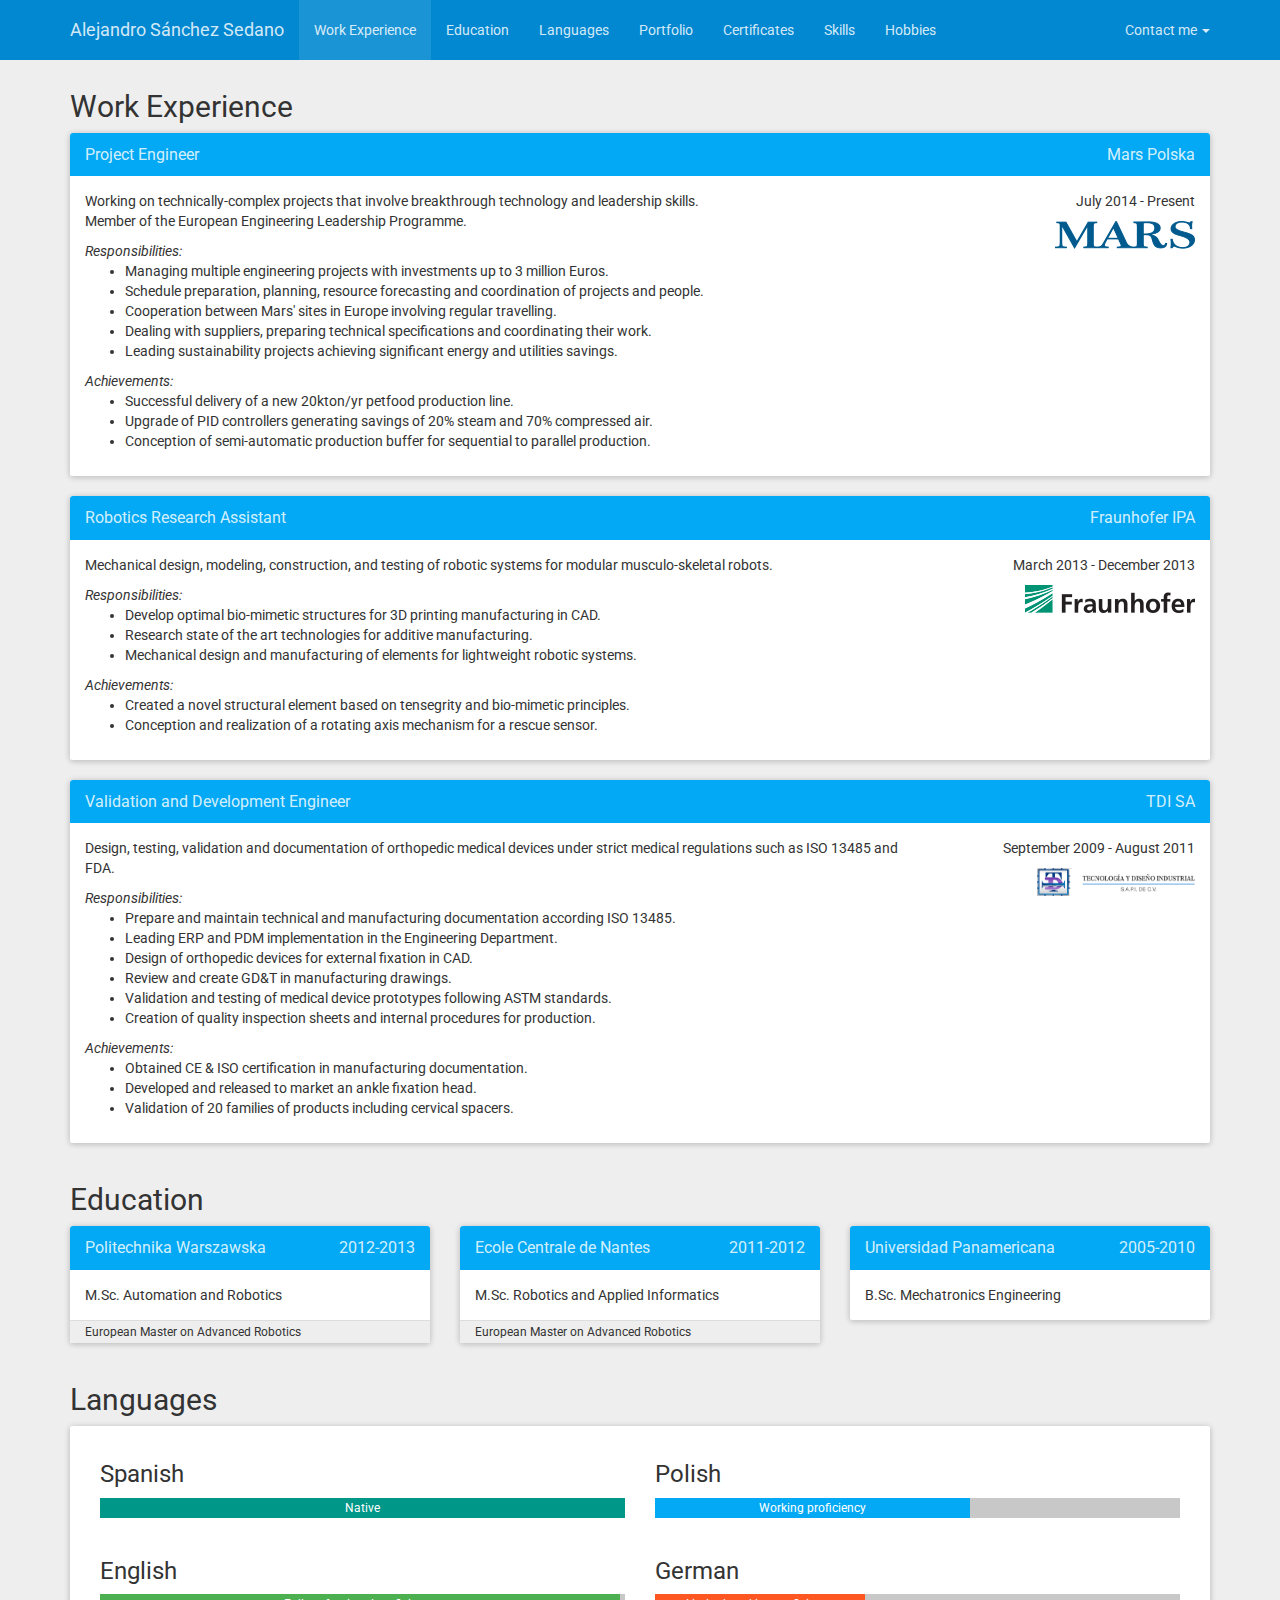
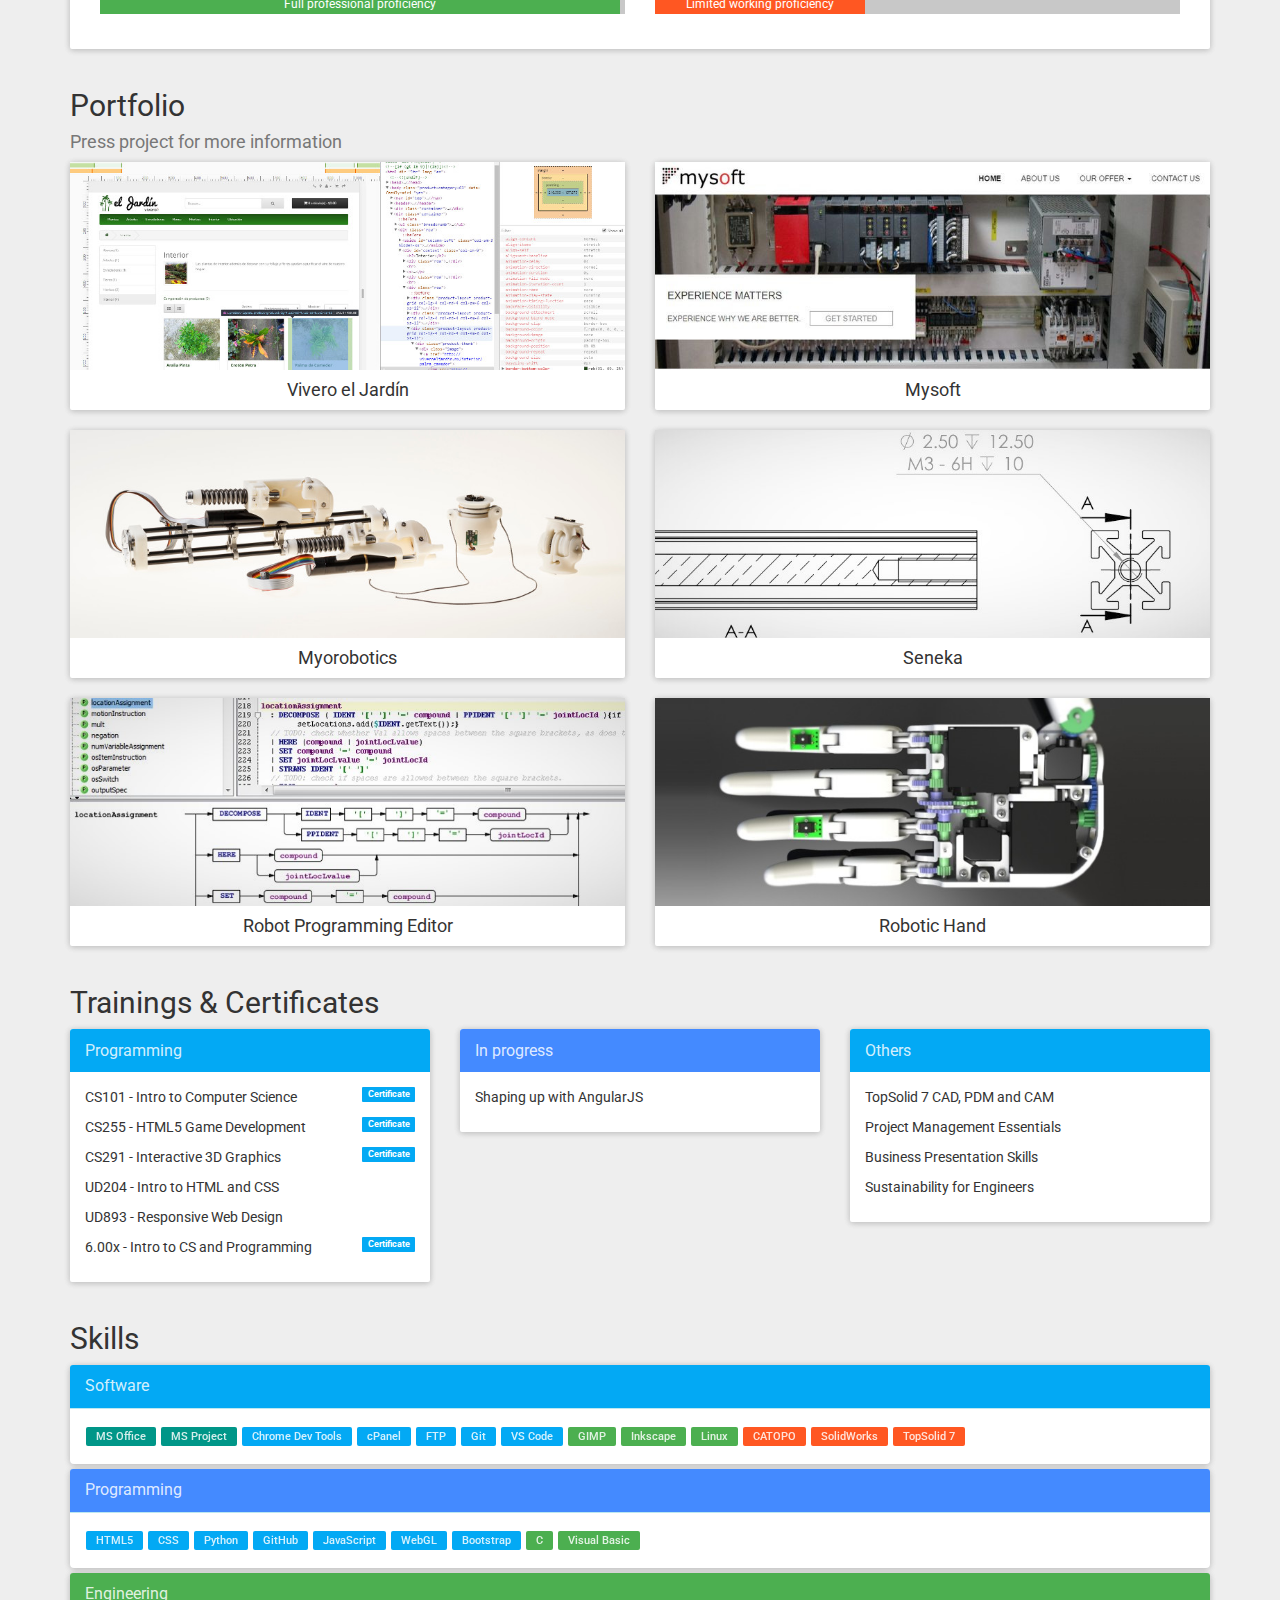
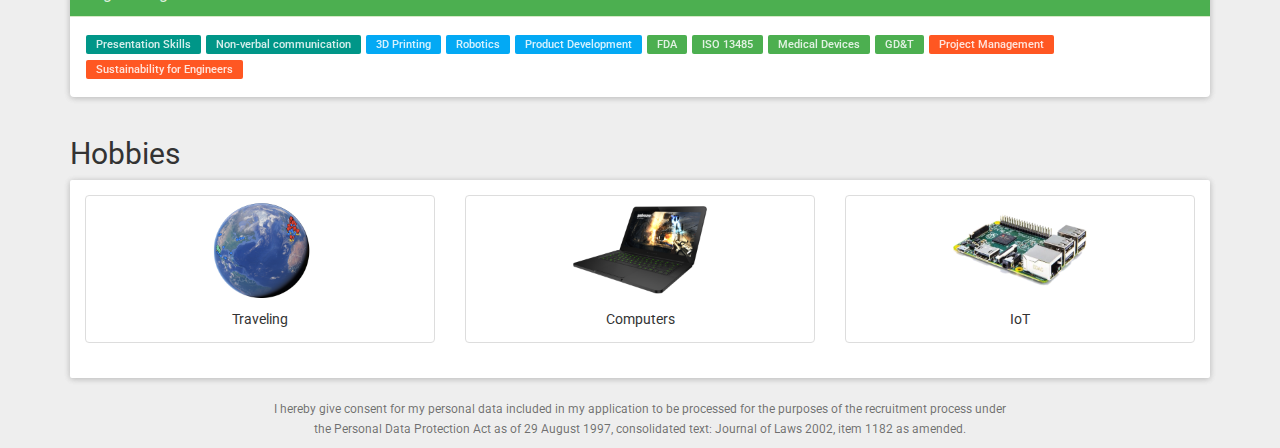
<file: index.html>
<!DOCTYPE html>
<!--          |
,---.,---.,---|,---.,---.,---. ,-.-.,---.
`---.|---'|   |,---||   ||   | | | ||---'
`---'`---'`---'`---^`   '`---'o` ' '`---'-->
<html lang="en">
<!--TODO: AngularJS and multi-language-->

<head>
    <meta charset="utf-8">
    <meta http-equiv="X-UA-Compatible" content="IE=edge">
    <meta name="viewport" content="initial-scale=1, width=device-width">
    <meta name="theme-color" content="#026296">
    <meta name="description" content="Landing page for Alejandro Sanchez Sedano. A Robotics Engineer with experience in both technical and project management fields."
    />
    <!--Open Graph-->
    <meta property="og:title" content="Resume of Alejandro Sedano">
    <meta property="og:image" content="http://sedano.me/image/png/og-sedano.png">
    <meta property="og:description" content="Professional website of Alejandro Sanchez Sedano">
    <meta property="og:url" content="http://sedano.me/index.html">
    <!--Le Title-->
    <title>Alejandro Sanchez Sedano</title>
    <!--Material Design fonts-->
    <link rel="stylesheet" type="text/css" href="//fonts.googleapis.com/css?family=Roboto:300,400,500,700">
    <link rel="stylesheet" type="text/css" href="//fonts.googleapis.com/icon?family=Material+Icons">
    <!--Bootstrap-->
    <link href="css/bootstrap.min.css" rel="stylesheet">
    <!--Bootstrap material design-->
    <!--Credits to Federico Zivolo and contributors - https://github.com/FezVrasta/bootstrap-material-design-->
    <link href="css/bootstrap-material-design.min.css" rel="stylesheet">
    <link href="css/ripples.min.css" rel="stylesheet">
    <link href="css/my-material-design.css" rel="stylesheet">
    <!--Icons-->
    <link rel="icon" sizes="48x48" href="image/png/favicon-48.png">
    <link rel="icon" sizes="72x72" href="image/png/favicon-72.png">
    <link rel="icon" sizes="96x96" href="image/png/favicon-96.png">
    <link rel="icon" sizes="144x144" href="image/png/favicon-144.png">
    <link rel="icon" sizes="192x192" href="image/png/favicon-192.png">
    <link rel="icon" sizes="512x512" href="image/png/favicon-512.png">
</head>

<body data-spy="scroll" data-target=".navbar" data-offset="70">
    <nav class="navbar navbar-default navbar-fixed-top">
        <div class="container">
            <!-- Brand and toggle get grouped for better mobile display -->
            <div class="navbar-header">
                <button type="button" class="navbar-toggle collapsed" data-toggle="collapse" data-target="#navbar-collapse" aria-expanded="false">
                    <span class="sr-only">Toggle navigation</span>
                    <span class="icon-bar"></span>
                    <span class="icon-bar"></span>
                    <span class="icon-bar"></span>
                </button>
                <a class="navbar-brand" data-toggle="popover" data-trigger="focus" data-placement="bottom" data-image-url="image/jpg/my-photo.jpg"
                    href="#">Alejandro <span class="hidden-sm">Sánchez Sedano</span></a>
            </div>

            <!-- Collect the nav links, forms, and other content for toggling -->
            <div class="collapse navbar-collapse" id="navbar-collapse">
                <ul class="nav navbar-nav">
                    <li><a href="#work-experience">Work<span class="hidden-sm"> Experience</span></a></li>
                    <li><a href="#education">Education</a></li>
                    <li><a href="#languages" class="hidden-xs">Languages</a></li>
                    <li><a href="#portfolio">Portfolio</a></li>
                    <li><a href="#certificates">Certificates</a></li>
                    <li><a href="#skills">Skills</a></li>
                    <li><a href="#hobbies" class="hidden-sm hidden-md">Hobbies</a></li>
                </ul>

                <ul class="nav navbar-nav navbar-right">
                    <li class="dropdown">
                        <a href="#" class="dropdown-toggle" data-toggle="dropdown" role="button" aria-haspopup="true" aria-expanded="false">Contact me <span class="caret"></span></a>
                        <ul class="dropdown-menu">
                            <!--<li><a href="#" data-toggle="collapse" data-target="#about-me"><i class="material-icons md-18">account_circle</i> About me</a></li>-->
                            <li><a href="#" class="hidden-xs"><i class="material-icons md-18">home</i> Warsaw, Poland</a></li>
                            <li>
                                <a href="mailto:alejandro@sedano.me?subject=Alejandro%20let's%20have%20an%20interview&body=You%20may%20be%20our%20perfect%20candidate!"><i class="material-icons md-18">email</i>&nbsp;alejandro@sedano.me</a>
                            </li>
                            <li><a href="tel:+48510383877"><i class="material-icons md-18">phone</i> +48 510 383 877</a></li>
                            <li><a href="http://sedano.me"><i class="material-icons md-18">link</i> http://sedano.me</a></li>
                            <li role="separator" class="divider hidden-xs"></li>
                            <li>
                                <a href="http://pl.linkedin.com/in/sanchezsedano"><img src="image/png/linkedin-logo.png" alt="linkedin logo"> LinkedIn</a>
                            </li>
                        </ul>
                    </li>
                </ul>
            </div>
        </div>
    </nav>

    <div class="container">
        <!--About myself-->
        <!--<div class="row">
            <div class="col-md-12">
                <div class="panel panel-about panel-collapse in" id="about-me">
                    <div class="panel-heading cursor-pointer" role="button" data-toggle="collapse" data-target="#about-me">
                        <strong>About Myself</strong>
                        <button class="close" aria-label="Close">&times;</button>
                    </div>
                    <div class="panel-body">-->
        <!--<p>I'm a Robotics Engineer with experience in both technical and project management fields. I have worked
                            for recognized Applied Robotics Research Institutes and lead Projects in Mars, Inc. I have global
                            awareness by having lived and worked in 4 different countries in Europe and America. I'm passionate
                            about technology and a Front End developer in my free time. -->
        <!--<p id="about-text">
                            I'm a Robotics Engineer with experience in both technical and project management fields. I have worked for recognized Applied
                            Robotics Research Institutes and lead complex technical projects in Mars, Inc. I have global
                            awareness by having lived and worked in 4 different countries and a joint European Master Degree.
                            I'm passionate about technology and a web developer in my free time.
                        </p>
                    </div>
                </div>
            </div>
        </div>-->

        <!--Work Experience-->
        <span class="nav-anchor" id="work-experience"></span>
        <div class="row">
            <div class="col-md-12">
                <h2>Work Experience</h2>
            </div>
        </div>
        <!--Mars, Inc-->
        <div class="panel panel-primary">
            <div class="panel-heading">
                <div class="row">
                    <div class="col-sm-7">
                        Project Engineer
                    </div>
                    <div class="col-sm-5 text-sm-right">
                        Mars Polska
                    </div>
                </div>
            </div>
            <div class="panel-body">
                <div class="row">
                    <div class="col-md-9">
                        <p>Working on technically-complex projects that involve breakthrough technology and leadership skills.<br>                            Member of the European Engineering Leadership Programme.</p>
                        <em>Responsibilities:</em>
                        <ul>
                            <li>Managing multiple engineering projects with investments up to 3 million Euros.</li>
                            <li>Schedule preparation, planning, resource forecasting and coordination of projects and people.</li>
                            <li>Cooperation between Mars' sites in Europe involving regular travelling.</li>
                            <li>Dealing with suppliers, preparing technical specifications and coordinating their work.</li>
                            <li>Leading sustainability projects achieving significant energy and utilities savings.</li>
                        </ul>
                        <em>Achievements:</em>
                        <ul>
                            <li>Successful delivery of a new 20kton/yr petfood production line.</li>
                            <li>Upgrade of PID controllers generating savings of 20% steam and 70% compressed air.</li>
                            <li>Conception of semi-automatic production buffer for sequential to parallel production.</li>
                        </ul>
                    </div>
                    <div class="col-md-3 text-right">
                        <p data-toggle="tooltip" title="1 year 10 months">July 2014 - Present</p>
                        <img class="img-logo pull-right" src="image/png/Mars_Inc.png" alt="Mars Logo">
                    </div>

                </div>
            </div>
        </div>
        <!--Fraunhofer IPA-->
        <div class="panel panel-primary">
            <div class="panel-heading">
                <div class="row">
                    <div class="col-sm-7">
                        Robotics Research Assistant
                    </div>
                    <div class="col-sm-5 text-sm-right">
                        Fraunhofer IPA
                    </div>
                </div>
            </div>
            <div class="panel-body">
                <div class="row">
                    <div class="col-md-9">
                        <p>Mechanical design, modeling, construction, and testing of robotic systems for modular musculo-skeletal
                            robots.
                        </p>
                        <em>Responsibilities:</em>
                        <ul>
                            <li>Develop optimal bio-mimetic structures for 3D printing manufacturing in CAD.</li>
                            <li>Research state of the art technologies for additive manufacturing.</li>
                            <li>Mechanical design and manufacturing of elements for lightweight robotic systems.</li>
                        </ul>
                        <em>Achievements:</em>
                        <ul>
                            <li>Created a novel structural element based on tensegrity and bio-mimetic principles.</li>
                            <li>Conception and realization of a rotating axis mechanism for a rescue sensor.</li>
                        </ul>
                    </div>
                    <div class="col-md-3 text-right">
                        <p data-toggle="tooltip" title="10 months">March 2013 - December 2013</p>
                        <img class="img-logo pull-right" src="image/png/Fraunhofer-Gesellschaft_2009_logo.png" alt="Fraunhofer Logo">
                        <!--<em class="hidden-xs hidden-sm">(10 months)</em>-->
                    </div>
                </div>
            </div>
        </div>
        <!--TDI-SA-->
        <div class="panel panel-primary">
            <div class="panel-heading">
                <div class="row">
                    <div class="col-sm-7">
                        Validation and Development Engineer
                    </div>
                    <div class="col-sm-5 text-sm-right">
                        TDI SA
                    </div>
                </div>
            </div>
            <div class="panel-body">
                <div class="row">
                    <div class="col-md-9">
                        <p>Design, testing, validation and documentation of orthopedic medical devices under strict medical
                            regulations such as ISO 13485 and FDA.</p>
                        <em>Responsibilities:</em>
                        <ul>
                            <li>Prepare and maintain technical and manufacturing documentation according ISO 13485.</li>
                            <li>Leading ERP and PDM implementation in the Engineering Department.</li>
                            <li>Design of orthopedic devices for external fixation in CAD.</li>
                            <li>Review and create GD&amp;T in manufacturing drawings.</li>
                            <li>Validation and testing of medical device prototypes following ASTM standards.</li>
                            <li>Creation of quality inspection sheets and internal procedures for production.</li>
                        </ul>
                        <em>Achievements:</em>
                        <ul>
                            <li>Obtained CE & ISO certification in manufacturing documentation.</li>
                            <li>Developed and released to market an ankle fixation head.</li>
                            <li>Validation of 20 families of products including cervical spacers.</li>
                        </ul>
                    </div>
                    <div class="col-md-3 text-right">
                        <p data-toggle="tooltip" title="2 years">September 2009 - August 2011</p>
                        <img class="img-logo pull-right" src="image/png/tdi-sa-logo.png" alt="TDI Logo">
                        <!--<em class="hidden-xs hidden-sm">(2 years)</em>-->
                    </div>

                </div>
            </div>
        </div>

        <!--Education-->
        <span class="nav-anchor" id="education"></span>
        <div class="row">
            <div class="col-md-12">
                <h2>Education</h2>
            </div>
        </div>
        <div class="row">
            <!--WUT-->
            <div class="col-md-6 col-lg-4">
                <div class="panel panel-primary">
                    <div class="panel-heading">
                        <div class="row">
                            <div class="col-sm-8">
                                Politechnika Warszawska
                            </div>
                            <div class="col-sm-4 text-sm-right">
                                2012-2013
                            </div>
                        </div>
                    </div>
                    <div class="panel-body">
                        M.Sc. Automation and Robotics
                    </div>
                    <div class="panel-footer">
                        European Master on Advanced Robotics
                    </div>
                </div>
            </div>
            <!--ECN-->
            <div class="col-md-6 col-lg-4">
                <div class="panel panel-primary">
                    <div class="panel-heading">
                        <div class="row">
                            <div class="col-sm-8">
                                <div>Ecole Centrale de Nantes</div>
                            </div>
                            <div class="col-sm-4 text-sm-right">
                                2011-2012
                            </div>
                        </div>
                    </div>
                    <div class="panel-body">
                        M.Sc. Robotics and Applied Informatics
                    </div>
                    <div class="panel-footer">
                        European Master on Advanced Robotics
                    </div>
                </div>
            </div>
            <!--UP-->
            <div class="col-md-6 col-lg-4">
                <div class="panel panel-primary">
                    <div class="panel-heading">
                        <div class="row">
                            <div class="col-sm-8">
                                Universidad Panamericana
                            </div>
                            <div class="col-sm-4 text-sm-right">
                                2005-2010
                            </div>
                        </div>
                    </div>
                    <div class="panel-body">
                        B.Sc. Mechatronics Engineering
                    </div>
                </div>
            </div>
        </div>

        <!--Languages-->
        <span class="nav-anchor" id="languages"></span>
        <div class="row">
            <div class="col-md-12">
                <h2>Languages</h2>
            </div>
        </div>
        <div class="row">
            <div class="col-md-12">
                <div class="panel panel-default">
                    <div class="panel-body">
                        <!--Spanish-->
                        <div class="col-md-6">
                            <h3>Spanish</h3>
                            <div class="progress">
                                <div class="progress-bar progress-bar" role="progressbar" aria-valuenow="100" aria-valuemin="0" aria-valuemax="100" style="width: 100%;">
                                    Native
                                </div>
                            </div>
                        </div>
                        <!--Polish-->
                        <div class="col-md-6">
                            <h3>Polish</h3>
                            <div class="progress">
                                <div class="progress-bar progress-bar-info" role="progressbar" aria-valuenow="60" aria-valuemin="0" aria-valuemax="100" style="width: 60%;">
                                    Working proficiency
                                </div>
                            </div>
                        </div>
                        <!--English-->
                        <div class="col-md-6">
                            <h3>English</h3>
                            <div class="progress">
                                <div class="progress-bar progress-bar-success" role="progressbar" aria-valuenow="99" aria-valuemin="0" aria-valuemax="100"
                                    style="width: 99%;">
                                    Full professional proficiency
                                </div>
                            </div>
                        </div>
                        <!--German-->
                        <div class="col-md-6">
                            <h3>German</h3>
                            <div class="progress">
                                <div class="progress-bar progress-bar-warning" role="progressbar" aria-valuenow="40" aria-valuemin="0" aria-valuemax="100"
                                    style="width: 40%;">
                                    <div class="text-nowrap">Limited working proficiency</div>
                                </div>
                            </div>
                        </div>
                    </div>
                </div>
            </div>
        </div>

        <!--Portfolio-->
        <span class="nav-anchor" id="portfolio"></span>
        <div class="row">
            <div class="col-md-12">
                <h2>Portfolio</h2>
                <h4 class="text-muted">Press project for more information</h4>
            </div>
        </div>

        <div class="row">
            <!--Vivero el Jardín-->
            <div class="col-md-6">
                <div class="panel panel-primary cursor-pointer" data-toggle="modal" data-target="#modal-project-0">
                    <div class="panel-body no-padding">
                        <img class="img-responsive" src="image/jpg/capture-vivero-dev-800x300.jpg" alt="Website image">
                        <h4 class="text-center">Vivero el Jardín</h4>
                    </div>
                </div>
            </div>
            <!--Mysoft-->
            <div class="col-md-6">
                <div class="panel panel-primary cursor-pointer" data-toggle="modal" data-target="#modal-project-5">
                    <div class="panel-body no-padding">
                        <img class="img-responsive" src="image/jpg/capture-mysoft-800x300.jpg" alt="Website image">
                        <h4 class="text-center">Mysoft</h4>
                    </div>
                </div>
            </div>
            <!--Myorobotics-->
            <div class="col-md-6">
                <div class="panel panel-primary cursor-pointer" data-toggle="modal" data-target="#modal-project-1">
                    <div class="panel-body no-padding">
                        <img class="img-responsive" src="image/jpg/myorobotics-arm-800x300.jpg" alt="Robot module image">
                        <h4 class="text-center">Myorobotics</h4>
                    </div>
                </div>
            </div>
            <!--Seneka-->
            <div class="col-md-6">
                <div class="panel panel-primary cursor-pointer" data-toggle="modal" data-target="#modal-project-2">
                    <div class="panel-body no-padding">
                        <img class="img-responsive" src="image/jpg/seneka-beam-800x300.jpg" alt="Drawing image">
                        <h4 class="text-center">Seneka</h4>
                    </div>
                </div>
            </div>
            <!--VAL Parser-->
            <div class="col-md-6">
                <div class="panel panel-primary cursor-pointer" data-toggle="modal" data-target="#modal-project-3">
                    <div class="panel-body no-padding">
                        <img class="img-responsive" src="image/jpg/val-parser-IDE-800x300e.jpg" alt="Software image">
                        <h4 class="text-center">Robot Programming Editor</h4>
                    </div>
                </div>
            </div>
            <!--Robotic Hand-->
            <div class="col-md-6">
                <div class="panel panel-primary cursor-pointer" data-toggle="modal" data-target="#modal-project-4">
                    <div class="panel-body no-padding">
                        <img class="img-responsive" src="image/jpg/robo-hand-800x300.jpg" alt="Robotic hand image">
                        <h4 class="text-center">Robotic Hand</h4>
                    </div>
                </div>
            </div>
        </div>

        <!-- Modal Project Vivero el Jardin-->
        <div class="modal fade" id="modal-project-0" tabindex="-1" role="dialog" aria-labelledby="modal-project-0">
            <div class="modal-dialog" role="document">
                <div class="modal-content">
                    <div role="button" class="modal-header" data-dismiss="modal">
                        <button type="button" class="close" data-dismiss="modal" aria-label="Close"><span aria-hidden="true">&times;</span></button>
                        <h4 class="modal-title">Vivero el Jardin</h4>
                    </div>
                    <div class="modal-body">
                        <img class="img-responsive" src="image/png/capture-vivero-home.png" alt="Project Image">
                        <hr>
                        <p><a href="http://viveroeljardin.mx">Vivero el Jardín</a> is my own e-commerce start-up in partership
                            with the owners of a plant nursery. The start-up is pioneer in Mexico for selling plants in the
                            state of Jalisco. The website is Based on the OpenCart platform.</p>
                        <p>The company theme, colors, logos, photography, image retouching, custom CSS theme, hosting, analytics,
                            ftp and e-mail configuration, invoice platform and custom PHP code was made by me.</p>
                    </div>
                </div>
            </div>
        </div>

        <!-- Modal Project Myorobotics-->
        <div class="modal fade" id="modal-project-1" tabindex="-1" role="dialog" aria-labelledby="modal-project-1">
            <div class="modal-dialog" role="document">
                <div class="modal-content">
                    <div role="button" class="modal-header" data-dismiss="modal">
                        <button type="button" class="close" data-dismiss="modal" aria-label="Close"><span aria-hidden="true">&times;</span></button>
                        <h4 class="modal-title">Myorobotics</h4>
                    </div>
                    <div class="modal-body">
                        <img class="img-responsive" src="image/jpg/myorobotics-team-800x600.jpg" alt="Project Image">
                        <hr>
                        <p>The EU project <a href="http://myorobotics.eu">Myorobotics</a> has the objective of creating a toolkit
                            of 3D printed parts for the creation of modular, affordable, robotic systems.</p>
                        <p>Responsible for the development and design of support structures based on optimal biological principles.</p>
                    </div>
                </div>
            </div>
        </div>
        <!-- Modal Project Seneka-->
        <div class="modal fade" id="modal-project-2" tabindex="-1" role="dialog" aria-labelledby="modal-project-2">
            <div class="modal-dialog" role="document">
                <div class="modal-content">
                    <div role="button" class="modal-header" data-dismiss="modal">
                        <button type="button" class="close" data-dismiss="modal" aria-label="Close"><span aria-hidden="true">&times;</span></button>
                        <h4 class="modal-title">Seneka</h4>
                    </div>
                    <div class="modal-body">
                        <img class="img-responsive" src="image/jpg/seneka-sensor-800x600.jpg" alt="Project Image">
                        <hr>
                        <p>The <a href="http://www.iis.fraunhofer.de/en/ff/sens/anw/sic/seneka.html">SENEKA</a> project idea
                            aims to provide task forces and rescue teams with sensors and robots capable of forming dynamic
                            networks for reconnaissance of the disaster area and the search for victims and sources of danger.</p>
                        <p>Responsible of developing and manufacturing an actuated base for a LiDAR system.</p>
                    </div>
                </div>
            </div>
        </div>
        <!-- Modal Project VAL Parser-->
        <div class="modal fade" id="modal-project-3" tabindex="-1" role="dialog" aria-labelledby="modal-project-3">
            <div class="modal-dialog" role="document">
                <div class="modal-content">
                    <div role="button" class="modal-header" data-dismiss="modal">
                        <button type="button" class="close" data-dismiss="modal" aria-label="Close"><span aria-hidden="true">&times;</span></button>
                        <h4 class="modal-title">Robot Programming Editor</h4>
                    </div>
                    <div class="modal-body">
                        <img class="img-responsive" src="image/jpg/val-parser-GUI-800x600.jpg" alt="Project Image">
                        <hr>
                        <p>Design and implementation of user interface (UI) for a VAL robot programming parser.</p>
                        <p>My main task was to develop a GUI focused on usability and user experience. The software is open
                            source (<a href="https://github.com/sedano/val-parser">GitHub</a>) and currently used in robotic
                            labs.
                        </p>
                    </div>
                </div>
            </div>
        </div>
        <!-- Modal Project Robotic Hand-->
        <div class="modal fade" id="modal-project-4" tabindex="-1" role="dialog" aria-labelledby="modal-project-4">
            <div class="modal-dialog" role="document">
                <div class="modal-content">
                    <div role="button" class="modal-header" data-dismiss="modal">
                        <button type="button" class="close" data-dismiss="modal" aria-label="Close"><span aria-hidden="true">&times;</span></button>
                        <h4 class="modal-title">Robotic Hand Prostesis</h4>
                    </div>
                    <div class="modal-body">
                        <div class="embed-responsive embed-responsive-4by3">
                            <iframe class="embed-responsive-item" src="https://www.youtube.com/embed/Nj3_dNwQnDs?rel=0&amp;showinfo=0"></iframe>
                        </div>
                        <!--<img class="img-responsive padding-bottom" src="http://placehold.it/800x600" alt="Project Image">-->
                        <hr>
                        <p>Development of a low cost robotic hand controlled with myo-electric signals taken from the arm.</p>
                        <p>Responsible for controls and programming.</p>
                    </div>
                </div>
            </div>
        </div>

        <!-- Modal Project Mysoft-->
        <div class="modal fade" id="modal-project-5" tabindex="-1" role="dialog" aria-labelledby="modal-project-5">
            <div class="modal-dialog" role="document">
                <div class="modal-content">
                    <div role="button" class="modal-header" data-dismiss="modal">
                        <button type="button" class="close" data-dismiss="modal" aria-label="Close"><span aria-hidden="true">&times;</span></button>
                        <h4 class="modal-title">Mysoft</h4>
                    </div>
                    <div class="modal-body">
                        <img class="img-responsive" src="image/jpg/capture-mysoft-offer-800x600.jpg" alt="Project Image">
                        <hr>
                        <p><a href="http://mysoft.net.pl">Mysoft</a> Company portal made using RespondCMS based on Angular 1.5
                            and Bootstrap</p>
                        <p>I am resposible of the development of the site. The company theme, logo, image retouching and server
                            configuration were some of my responsibilities.</p>
                    </div>
                </div>
            </div>
        </div>


        <!--Trainings and Certificates-->
        <span class="nav-anchor" id="certificates"></span>
        <div class="row">
            <div class="col-md-12">
                <h2>Trainings & Certificates</h2>
            </div>
        </div>

        <!--EMMET div.row>(div.col-md-6.col-lg-4>div.panel.panel-primary>div.panel-heading+div.panel-body)*3-->
        <div class="row">
            <div class="col-sm-6 col-lg-4">
                <div class="panel panel-primary">
                    <div class="panel-heading">Programming</div>
                    <div class="panel-body">
                        <p><span class="hidden-xs">CS101 - </span>Intro to Computer Science
                            <a href="files/CS101%20Intro%20to%20CS.pdf" target="_blank"><span class="label label-info pull-right label-xxsmall">Certificate</span></a>
                        </p>
                        <p><span class="hidden-xs">CS255 - </span>HTML5 Game Development
                            <a href="files/CS255%20HTML5%20Game%20Development.pdf" target="_blank"><span class="label label-info pull-right label-xxsmall">Certificate</span></a>
                        </p>
                        <p><span class="hidden-xs">CS291 - </span>Interactive 3D Graphics
                            <a href="files/CS291%20Interactive%203D%20Graphics.pdf" target="_blank"><span class="label label-info pull-right label-xxsmall">Certificate</span></a>
                        </p>
                        <p><span class="hidden-xs">UD204 - </span>Intro to HTML and CSS</p>
                        <p><span class="hidden-xs">UD893 - </span>Responsive Web Design</p>
                        <p><span class="hidden-xs">6.00x - </span>Intro to CS and Programming <a href="https://verify.edx.org/cert/8191429a2448483d8a829a79a806cd49"
                                target="_blank"><span class="label label-info pull-right label-xxsmall">Certificate</span></a></p>
                    </div>
                </div>
            </div>

            <div class="col-sm-6 col-lg-4">
                <div class="panel panel-info">
                    <div class="panel-heading">In progress</div>
                    <div class="panel-body">
                        <p><span class="hidden-xs">Shaping up with </span>AngularJS</p>
                    </div>
                </div>
            </div>
            <!--<div class="col-sm-6 col-lg-4">
                <div class="panel panel-primary">
                    <div class="panel-heading">
                        edX
                    </div>
                    <div class="panel-body">
                        <p><span class="hidden-xs">6.00x - </span>Intro to CS and Programming <a href="https://verify.edx.org/cert/8191429a2448483d8a829a79a806cd49"
                                target="_blank"><span class="label label-info pull-right label-xxsmall">Certificate</span></a></p>
                    </div>
                </div>
            </div>-->
            <div class="col-sm-6 col-lg-4">
                <div class="panel panel-primary">
                    <div class="panel-heading">Others</div>
                    <div class="panel-body">
                        <p>TopSolid 7 CAD, PDM and CAM</p>
                        <p>Project Management Essentials</p>
                        <p>Business Presentation Skills</p>
                        <p>Sustainability for Engineers</p>
                    </div>
                </div>
            </div>
        </div>

        <!--Skills-->
        <span class="nav-anchor" id="skills"></span>
        <div class="row">
            <div class="col-md-12">
                <h2>Skills</h2>
            </div>
        </div>

        <div class="row">
            <div class="col-md-12">
                <div class="panel-group" role="tablist">
                    <!--Software-->
                    <div class="panel panel-primary">
                        <div class="panel-heading cursor-pointer" role="tab" data-toggle="collapse" id="headingOne" data-target="#collapseOne" aria-expanded="true"
                            aria-controls="collapseOne">
                            <div class="panel-title">
                                Software
                            </div>
                        </div>
                        <div id="collapseOne" class="panel-collapse collapse in" role="tabpanel" aria-labelledby="headingOne">
                            <div class="panel-body">
                                <button type="button" class="btn btn-raised btn-primary">MS Office</button>
                                <button type="button" class="btn btn-raised btn-primary">MS Project</button>
                                <button type="button" class="btn btn-raised btn-info">Chrome Dev Tools</button>
                                <button type="button" class="btn btn-raised btn-info">cPanel</button>
                                <button type="button" class="btn btn-raised btn-info">FTP</button>
                                <button type="button" class="btn btn-raised btn-info">Git</button>
                                <button type="button" class="btn btn-raised btn-info">VS Code</button>
                                <button type="button" class="btn btn-raised btn-success">GIMP</button>
                                <button type="button" class="btn btn-raised btn-success">Inkscape</button>
                                <button type="button" class="btn btn-raised btn-success">Linux</button>
                                <button type="button" class="btn btn-raised btn-warning">CATOPO</button>
                                <button type="button" class="btn btn-raised btn-warning">SolidWorks</button>
                                <button type="button" class="btn btn-raised btn-warning">TopSolid 7</button>
                            </div>
                        </div>
                    </div>
                    <!--Programming-->
                    <div class="panel panel-info">
                        <div class="panel-heading cursor-pointer" role="tab" data-toggle="collapse" id="headingTwo" data-target="#collapseTwo" aria-expanded="true"
                            aria-controls="collapseTwo">
                            <div class="panel-title">
                                Programming
                            </div>
                        </div>
                        <div id="collapseTwo" class="panel-collapse collapse in" role="tabpanel" aria-labelledby="headingTwo">
                            <div class="panel-body">
                                <button type="button" class="btn btn-raised btn-info">HTML5</button>
                                <button type="button" class="btn btn-raised btn-info">CSS</button>
                                <button type="button" class="btn btn-raised btn-info">Python</button>
                                <button type="button" class="btn btn-raised btn-info">GitHub</button>
                                <button type="button" class="btn btn-raised btn-info">JavaScript</button>
                                <button type="button" class="btn btn-raised btn-info">WebGL</button>
                                <button type="button" class="btn btn-raised btn-info">Bootstrap</button>
                                <button type="button" class="btn btn-raised btn-success">C</button>
                                <button type="button" class="btn btn-raised btn-success">Visual Basic</button>
                            </div>
                        </div>
                    </div>
                    <!--Other-->
                    <div class="panel panel-success">
                        <div class="panel-heading cursor-pointer" role="tab" data-toggle="collapse" id="headingThree" data-target="#collapseThree"
                            aria-expanded="true" aria-controls="collapseThree">
                            <div class="panel-title">
                                Engineering
                            </div>
                        </div>
                        <div id="collapseThree" class="panel-collapse collapse in" role="tabpanel" aria-labelledby="headingThree">
                            <div class="panel-body">
                                <button type="button" class="btn btn-raised btn-primary">Presentation Skills</button>
                                <button type="button" class="btn btn-raised btn-primary">Non-verbal communication</button>
                                <button type="button" class="btn btn-raised btn-info">3D Printing</button>
                                <button type="button" class="btn btn-raised btn-info">Robotics</button>
                                <button type="button" class="btn btn-raised btn-info">Product Development</button>
                                <button type="button" class="btn btn-raised btn-success">FDA</button>
                                <button type="button" class="btn btn-raised btn-success">ISO 13485</button>
                                <button type="button" class="btn btn-raised btn-success">Medical Devices</button>
                                <button type="button" class="btn btn-raised btn-success">GD&T</button>
                                <button type="button" class="btn btn-raised btn-warning">Project Management</button>
                                <button type="button" class="btn btn-raised btn-warning">Sustainability for Engineers</button>
                            </div>
                        </div>
                    </div>
                </div>
            </div>
        </div>

        <!--Hobbies-->
        <span class="nav-anchor" id="hobbies"></span>
        <div class="row">
            <div class="col-md-12">
                <h2>Hobbies</h2>
                <div class="panel panel-default">
                    <div class="panel-body">
                        <div class="row">
                            <div class="col-xs-6 col-sm-4">
                                <div class="thumbnail">
                                    <img src="image/png/hobby-world-400x300.png" alt="Travel image">
                                    <div class="caption text-center">
                                        Traveling
                                    </div>
                                </div>
                            </div>
                            <div class="col-xs-6 col-sm-4">
                                <div class="thumbnail">
                                    <img src="image/png/hobby-gaming-400x300.png" alt="Video game screenshot image">
                                    <div class="caption text-center">
                                        Computers
                                    </div>
                                </div>
                            </div>
                            <div class="col-xs-6 col-sm-4">
                                <div class="thumbnail">
                                    <img src="image/png/hobby-iot-400x300.png" alt="Internet of things image">
                                    <div class="caption text-center">
                                        IoT
                                    </div>
                                </div>
                            </div>
                        </div>
                    </div>
                </div>
                <!--https://steamcommunity.com/id/lin00x/screenshots/-->
            </div>
        </div>

        <!--Le Download CV-->
        <!--<a href="files/Resume_AlejandroSedano.pdf" target="_blank" class="btn btn-info btn-fab cursor-pointer"><i class="material-icons">file_download</i></a>-->

        <!--Personal data processing consent-->
        <div class="row">
            <div class="col-md-8 col-md-offset-2 text-center md-dark">
                <p><small>I hereby give consent for my personal data included in my application to be processed for the purposes of the recruitment
            process under the Personal Data Protection Act as of 29 August 1997, consolidated text: Journal of Laws 2002,
            item 1182 as amended.</small></p>
            </div>
        </div>

        <!--The End-->
    </div>

    <!--Le scripts-->
    <!--<script src="https://ajax.googleapis.com/ajax/libs/jquery/2.2.2/jquery.min.js"></script>-->
    <script src="js/jquery.min.js"></script>
    <script src="js/bootstrap.min.js"></script>
    <script src="js/ripples.min.js"></script>
    <script src="js/material.min.js"></script>
    <!--<script src="js/helper.js"></script>-->
    <script>
        $(function () {
            $.material.init();
            $('[data-toggle="popover"]').popover();
            $('[data-toggle="tooltip"]').tooltip();
            $(document).on('click','.navbar-collapse.in',function(e) {
                if( $(e.target).is('a') && $(e.target).attr('class') != 'dropdown-toggle' ) {
                $(this).collapse('hide');
                }
            });

        });

        $(".navbar-brand").popover({
            'html':true,
            'content':function(){
                return "<img src='"+$(this).data('image-url')+"'><hr><p class='text-center'>Robotics Engineer<br>Technology Passionate</p>";
            }
        });

        // Anchor fix when navbar fixed (obsolete)
        // $(document).ready(function () {
        //     $(".navbar ul li a[href^='#' ]").on('click', function(e) {
        //         e.preventDefault();
        //     $("body").scrollTop($(this.hash).offset().top - 70);
        //     // - $('.navbar').height()
        //     });
        // });
    </script>
    <script>
        (function(i,s,o,g,r,a,m){i['GoogleAnalyticsObject']=r;i[r]=i[r]||function(){
        (i[r].q=i[r].q||[]).push(arguments)},i[r].l=1*new Date();a=s.createElement(o),
        m=s.getElementsByTagName(o)[0];a.async=1;a.src=g;m.parentNode.insertBefore(a,m)
        })(window,document,'script','https://www.google-analytics.com/analytics.js','ga');

        ga('create', 'UA-29193383-1', 'auto');
        ga('send', 'pageview');
    </script>
</body>

</html>
</file>
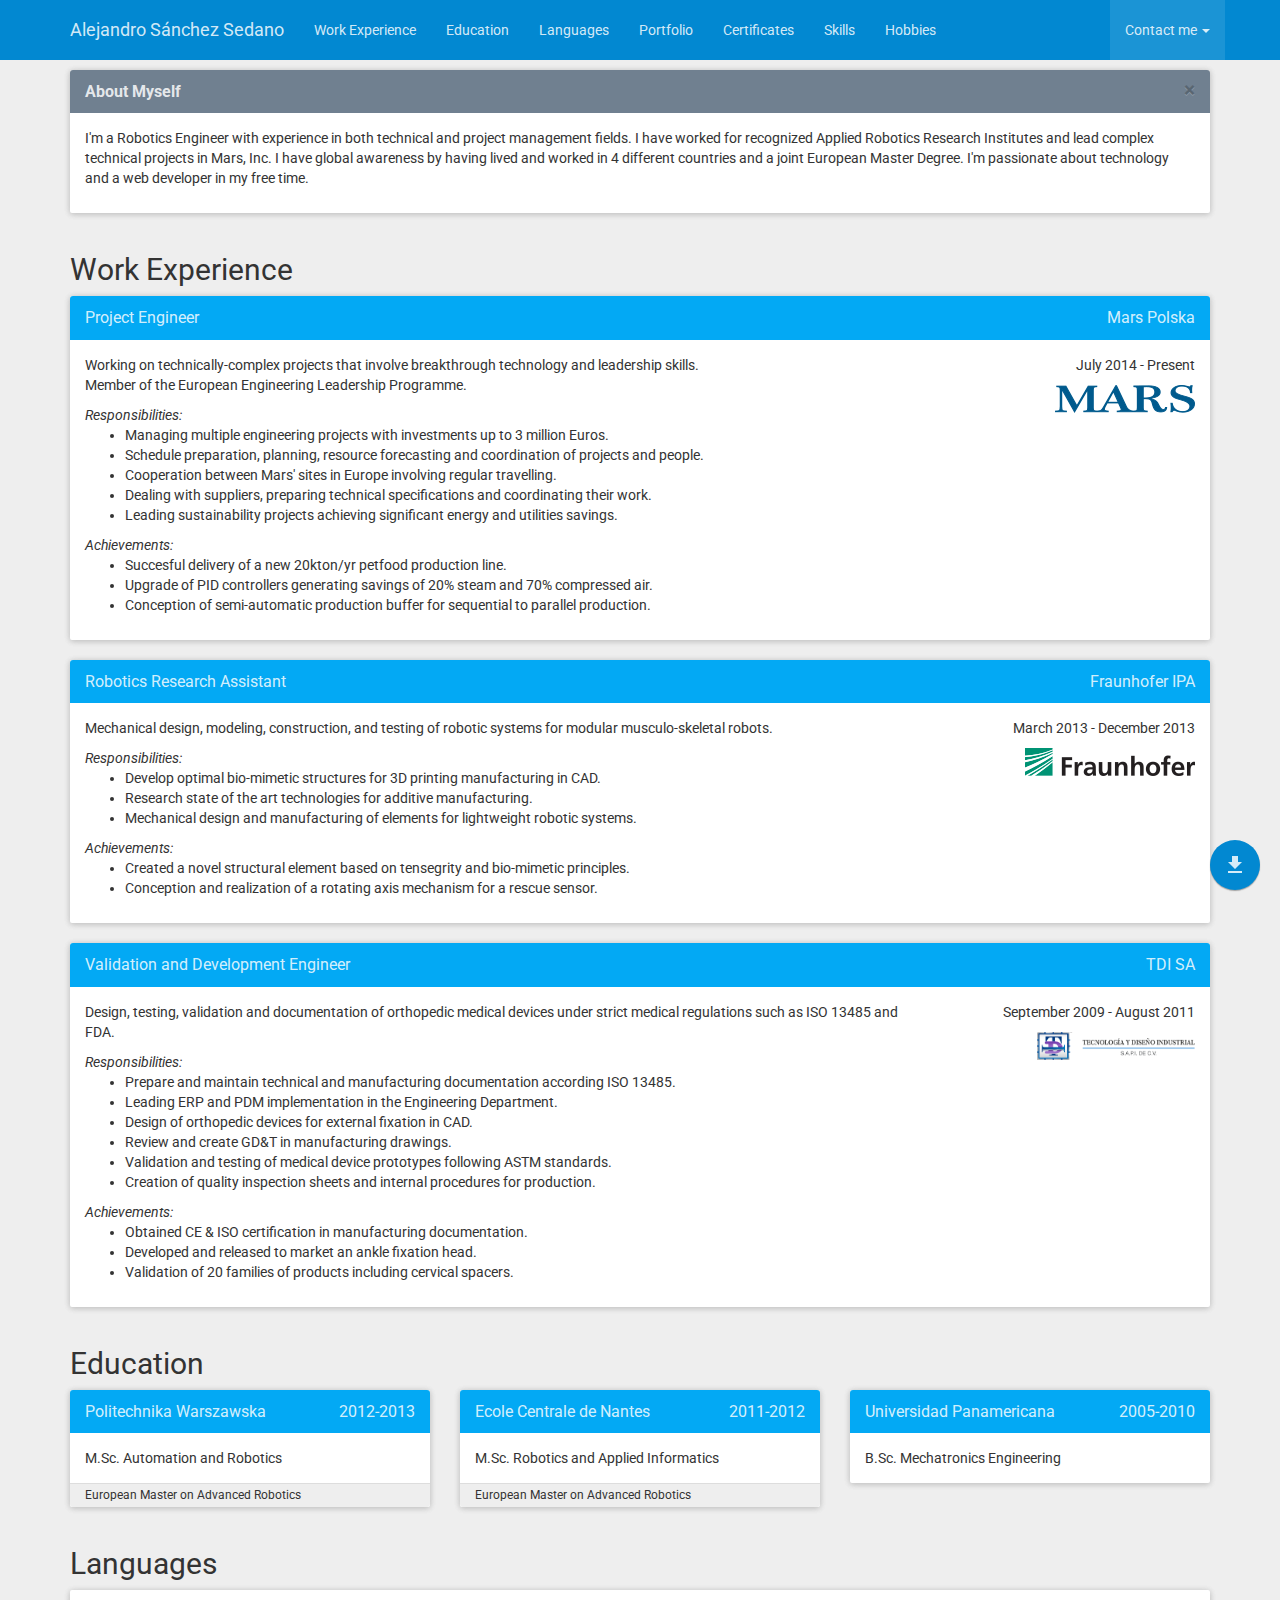
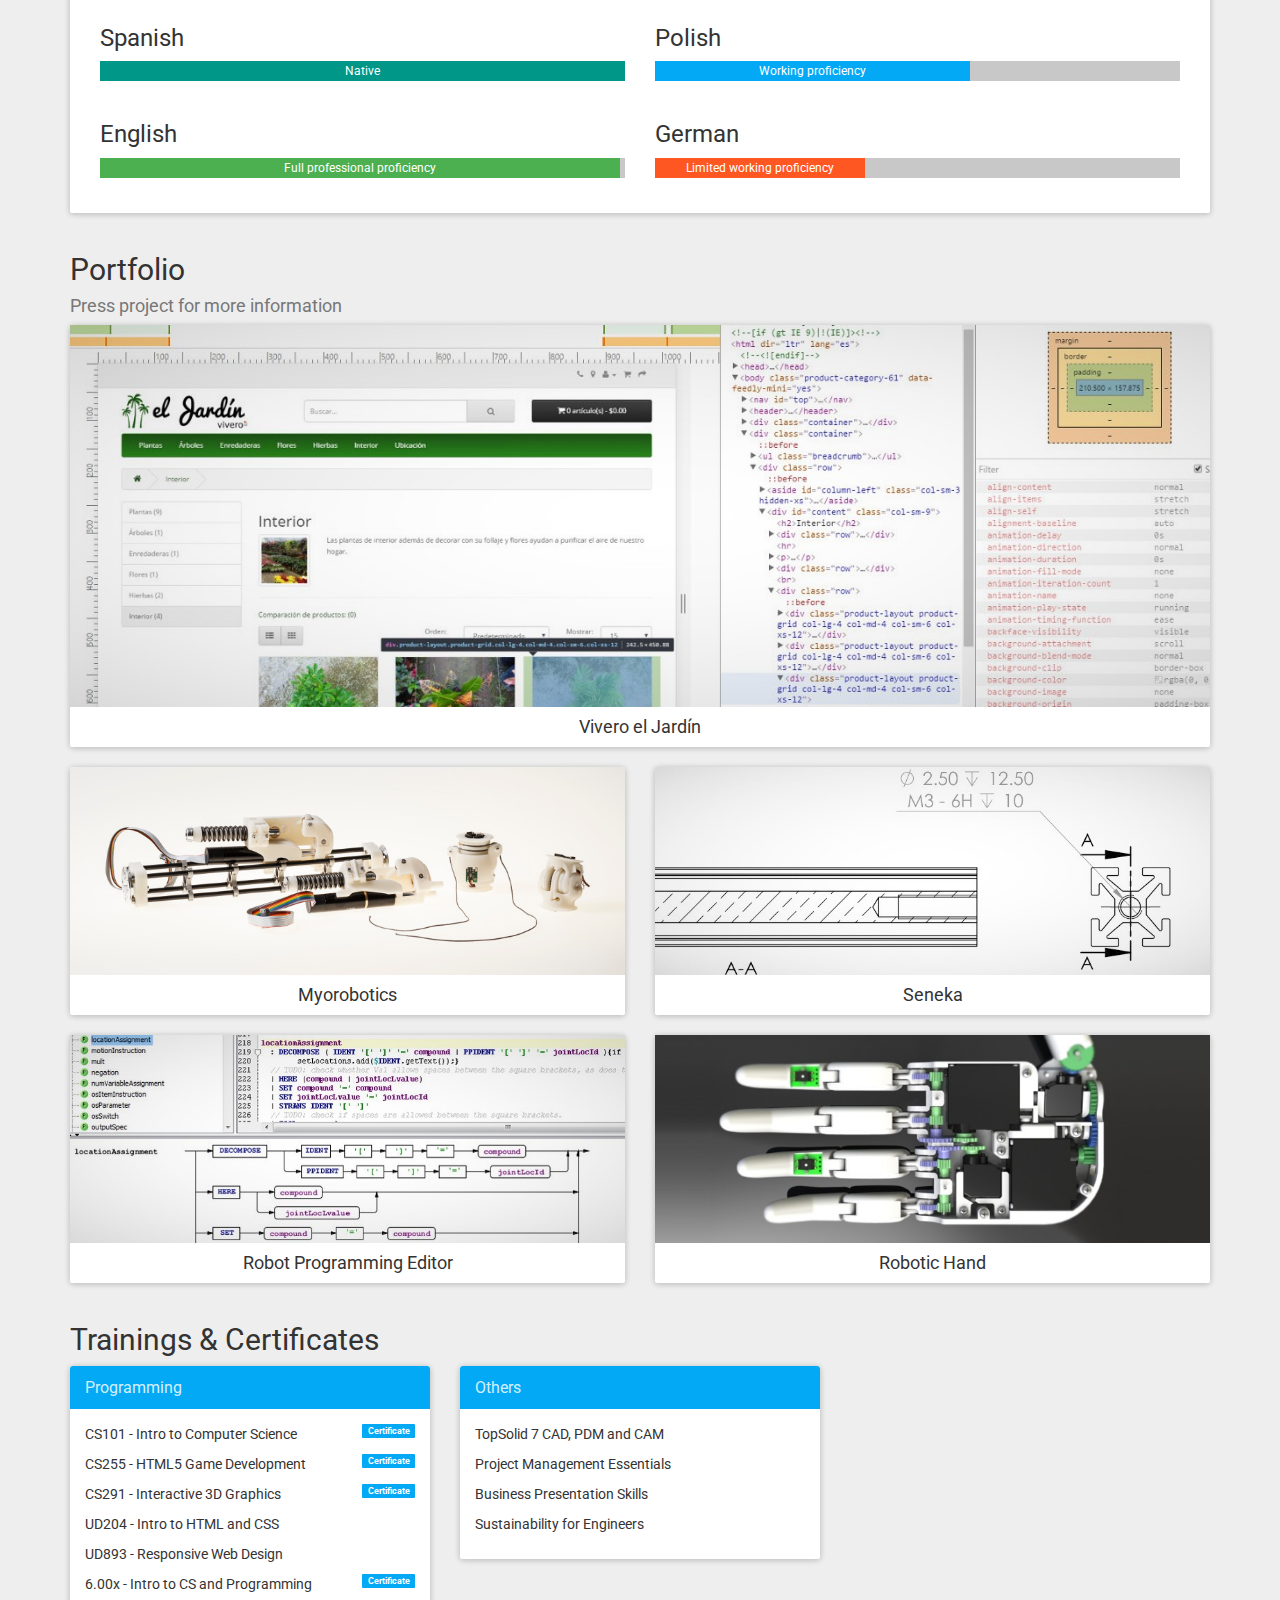
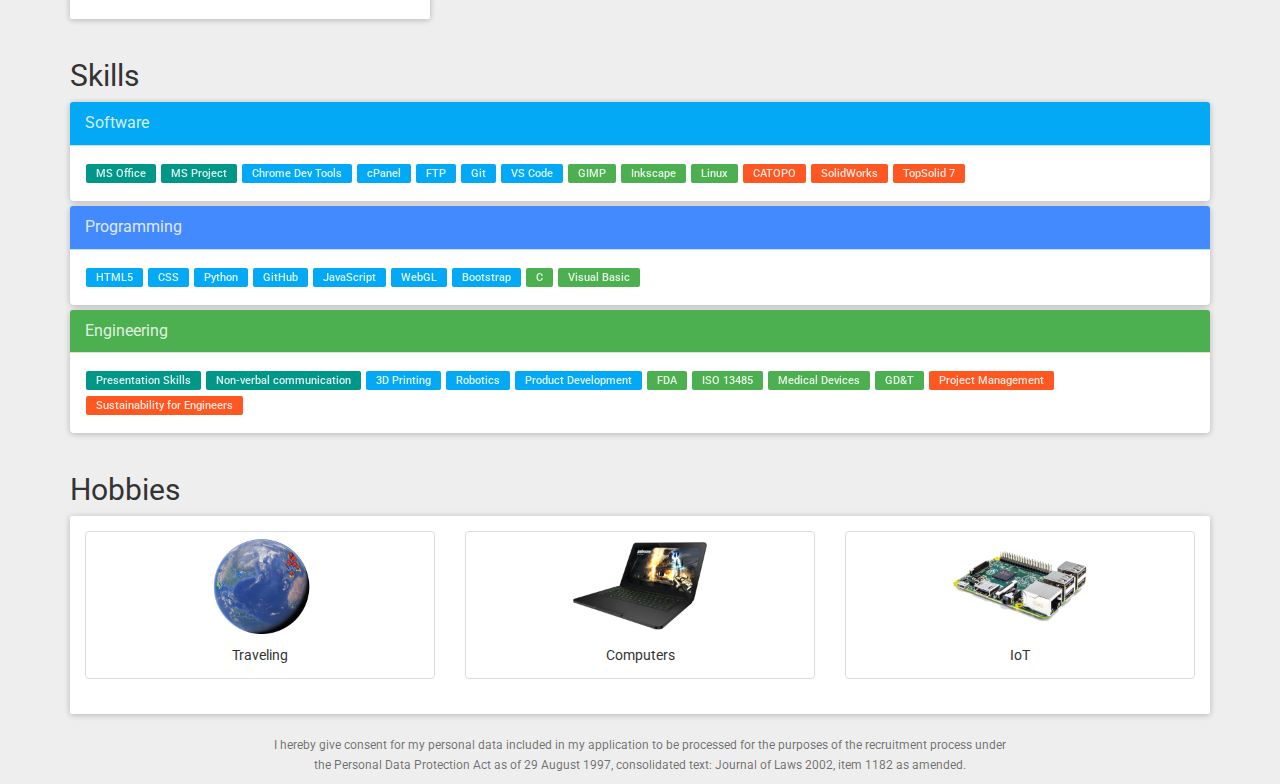
<file: home.html>
<!DOCTYPE html>
<!--          |
,---.,---.,---|,---.,---.,---. ,-.-.,---.
`---.|---'|   |,---||   ||   | | | ||---'
`---'`---'`---'`---^`   '`---'o` ' '`---'-->
<html lang="en">
<!--TODO: AJAX and multi-language-->

<head>
    <meta charset="utf-8">
    <meta http-equiv="X-UA-Compatible" content="IE=edge">
    <meta name="viewport" content="initial-scale=1, width=device-width">
    <meta name="theme-color" content="#026296">
    <meta name="description" content="Landing page for Alejandro Sanchez Sedano. A Robotics Engineer with experience in both technical and project management fields." />
    <!--Open Graph-->
    <meta property="og:title" content="Resume of Alejandro Sedano">
    <meta property="og:image" content="http://viveroeljardin.mx/sedano/image/png/og-sedano.png">
    <meta property="og:description" content="Professional website of Alejandro Sanchez Sedano">
    <meta property="og:url" content="http://viveroeljardin.mx/sedano/home.html">
    <!--Le Title-->
    <title>Alejandro Sanchez Sedano</title>
    <!--Material Design fonts-->
    <link rel="stylesheet" type="text/css" href="http://fonts.googleapis.com/css?family=Roboto:300,400,500,700">
    <link rel="stylesheet" type="text/css" href="http://fonts.googleapis.com/icon?family=Material+Icons">
    <!--Bootstrap-->
    <link href="css/bootstrap.min.css" rel="stylesheet">
    <!--Bootstrap material design-->
    <!--Credits to Federico Zivolo and contributors - https://github.com/FezVrasta/bootstrap-material-design-->
    <link href="css/bootstrap-material-design.min.css" rel="stylesheet">
    <link href="css/ripples.min.css" rel="stylesheet">
    <link href="css/my-material-design.css" rel="stylesheet">
    <!--Icons-->
    <link rel="icon" sizes="48x48" href="image/png/favicon-48.png">
    <link rel="icon" sizes="72x72" href="image/png/favicon-72.png">
    <link rel="icon" sizes="96x96" href="image/png/favicon-96.png">
    <link rel="icon" sizes="144x144" href="image/png/favicon-144.png">
    <link rel="icon" sizes="192x192" href="image/png/favicon-192.png">
    <link rel="icon" sizes="512x512" href="image/png/favicon-512.png">
</head>

<body data-spy="scroll" data-target=".navbar" data-offset="70">
    <nav class="navbar navbar-default navbar-fixed-top">
        <div class="container">
            <!-- Brand and toggle get grouped for better mobile display -->
            <div class="navbar-header">
                <button type="button" class="navbar-toggle collapsed" data-toggle="collapse" data-target="#navbar-collapse" aria-expanded="false">
                    <span class="sr-only">Toggle navigation</span>
                    <span class="icon-bar"></span>
                    <span class="icon-bar"></span>
                    <span class="icon-bar"></span>
                </button>
                <a class="navbar-brand" data-toggle="popover" data-trigger="focus" data-placement="bottom" data-image-url="image/jpg/my-photo.jpg"
                    href="#">Alejandro <span class="hidden-sm">Sánchez Sedano</span></a>
            </div>

            <!-- Collect the nav links, forms, and other content for toggling -->
            <div class="collapse navbar-collapse" id="navbar-collapse">
                <ul class="nav navbar-nav">
                    <li><a href="#work-experience">Work<span class="hidden-sm"> Experience</span></a></li>
                    <li><a href="#education">Education</a></li>
                    <li><a href="#languages" class="hidden-xs">Languages</a></li>
                    <li><a href="#portfolio">Portfolio</a></li>
                    <li><a href="#certificates">Certificates</a></li>
                    <li><a href="#skills">Skills</a></li>
                    <li><a href="#hobbies" class="hidden-sm hidden-md">Hobbies</a></li>
                </ul>

                <ul class="nav navbar-nav navbar-right">
                    <li class="dropdown">
                        <a href="#" class="dropdown-toggle" data-toggle="dropdown" role="button" aria-haspopup="true" aria-expanded="false">Contact me <span class="caret"></span></a>
                        <ul class="dropdown-menu">
                            <li><a href="#" data-toggle="collapse" data-target="#about-me"><i class="material-icons md-18">account_circle</i> About me</a></li>
                            <li><a href="#" class="hidden-xs"><i class="material-icons md-18">home</i> Warsaw, Poland</a></li>
                            <li role="separator" class="divider hidden-xs"></li>
                            <li>
                                <a href="mailto:alejandro@sedano.me?subject=Alejandro%20let's%20have%20an%20interview&body=You%20may%20be%20our%20perfect%20candidate!"><i class="material-icons md-18">email</i>&nbsp;alejandro@sedano.me</a>
                            </li>
                            <li><a href="tel:+48510383877"><i class="material-icons md-18">phone</i> +48 510 383 877</a></li>
                            <li><a href="http://sedano.me"><i class="material-icons md-18">link</i> http://sedano.me</a></li>
                            <li>
                                <a href="http://pl.linkedin.com/in/sanchezsedano"><img src="image/png/linkedin-logo.png" alt="linkedin logo"> LinkedIn</a>
                            </li>
                        </ul>
                    </li>
                </ul>
            </div>
        </div>
    </nav>

    <div class="container">
        <!--About myself-->
        <div class="row">
            <div class="col-md-12">
                <div class="panel panel-about panel-collapse in" id="about-me">
                    <div class="panel-heading cursor-pointer" role="button" data-toggle="collapse" data-target="#about-me">
                        <strong>About Myself</strong>
                        <button class="close" aria-label="Close">&times;</button>
                    </div>
                    <div class="panel-body">
                        <!--<p>I'm a Robotics Engineer with experience in both technical and project management fields. I have worked
                            for recognized Applied Robotics Research Institutes and lead Projects in Mars, Inc. I have global
                            awareness by having lived and worked in 4 different countries in Europe and America. I'm passionate
                            about technology and a Front End developer in my free time. -->
                        <p id="about-text">
                            I'm a Robotics Engineer with experience in both technical and project management fields. I have worked for recognized Applied
                            Robotics Research Institutes and lead complex technical projects in Mars, Inc. I have global
                            awareness by having lived and worked in 4 different countries and a joint European Master Degree.
                            I'm passionate about technology and a web developer in my free time.
                        </p>
                    </div>
                </div>
            </div>
        </div>

        <!--Work Experience-->
        <span class="nav-anchor" id="work-experience"></span>
        <div class="row">
            <div class="col-md-12">
                <h2>Work Experience</h2>
            </div>
        </div>
        <!--Mars, Inc-->
        <div class="panel panel-primary">
            <div class="panel-heading">
                <div class="row">
                    <div class="col-sm-7">
                        Project Engineer
                    </div>
                    <div class="col-sm-5 text-sm-right">
                        Mars Polska
                    </div>
                </div>
            </div>
            <div class="panel-body">
                <div class="row">
                    <div class="col-md-9">
                        <p>Working on technically-complex projects that involve breakthrough technology and leadership skills.<br>
                            Member of the European Engineering Leadership Programme.</p>
                        <em>Responsibilities:</em>
                        <ul>
                            <li>Managing multiple engineering projects with investments up to 3 million Euros.</li>
                            <li>Schedule preparation, planning, resource forecasting and coordination of projects and people.</li>
                            <li>Cooperation between Mars' sites in Europe involving regular travelling.</li>
                            <li>Dealing with suppliers, preparing technical specifications and coordinating their work.</li>
                            <li>Leading sustainability projects achieving significant energy and utilities savings.</li>
                        </ul>
                        <em>Achievements:</em>
                        <ul>
                            <li>Succesful delivery of a new 20kton/yr petfood production line.</li>
                            <li>Upgrade of PID controllers generating savings of 20% steam and 70% compressed air.</li>
                            <li>Conception of semi-automatic production buffer for sequential to parallel production.</li>
                        </ul>
                    </div>
                    <div class="col-md-3 text-right">
                        <p data-toggle="tooltip" title="1 year 10 months">July 2014 - Present</p>
                        <img class="img-logo pull-right" src="image/png/Mars_Inc.png" alt="Mars Logo">
                    </div>

                </div>
            </div>
        </div>
        <!--Fraunhofer IPA-->
        <div class="panel panel-primary">
            <div class="panel-heading">
                <div class="row">
                    <div class="col-sm-7">
                        Robotics Research Assistant
                    </div>
                    <div class="col-sm-5 text-sm-right">
                        Fraunhofer IPA
                    </div>
                </div>
            </div>
            <div class="panel-body">
                <div class="row">
                    <div class="col-md-9">
                        <p>Mechanical design, modeling, construction, and testing of robotic systems for modular musculo-skeletal
                            robots.
                        </p>
                        <em>Responsibilities:</em>
                        <ul>
                            <li>Develop optimal bio-mimetic structures for 3D printing manufacturing in CAD.</li>
                            <li>Research state of the art technologies for additive manufacturing.</li>
                            <li>Mechanical design and manufacturing of elements for lightweight robotic systems.</li>
                        </ul>
                        <em>Achievements:</em>
                        <ul>
                            <li>Created a novel structural element based on tensegrity and bio-mimetic principles.</li>
                            <li>Conception and realization of a rotating axis mechanism for a rescue sensor.</li>
                        </ul>
                    </div>
                    <div class="col-md-3 text-right">
                        <p data-toggle="tooltip" title="10 months">March 2013 - December 2013</p>
                        <img class="img-logo pull-right" src="image/png/Fraunhofer-Gesellschaft_2009_logo.png" alt="Fraunhofer Logo">
                        <!--<em class="hidden-xs hidden-sm">(10 months)</em>-->
                    </div>
                </div>
            </div>
        </div>
        <!--TDI-SA-->
        <div class="panel panel-primary">
            <div class="panel-heading">
                <div class="row">
                    <div class="col-sm-7">
                        Validation and Development Engineer
                    </div>
                    <div class="col-sm-5 text-sm-right">
                        TDI SA
                    </div>
                </div>
            </div>
            <div class="panel-body">
                <div class="row">
                    <div class="col-md-9">
                        <p>Design, testing, validation and documentation of orthopedic medical devices under strict medical
                            regulations such as ISO 13485 and FDA.</p>
                        <em>Responsibilities:</em>
                        <ul>
                            <li>Prepare and maintain technical and manufacturing documentation according ISO 13485.</li>
                            <li>Leading ERP and PDM implementation in the Engineering Department.</li>
                            <li>Design of orthopedic devices for external fixation in CAD.</li>
                            <li>Review and create GD&amp;T in manufacturing drawings.</li>
                            <li>Validation and testing of medical device prototypes following ASTM standards.</li>
                            <li>Creation of quality inspection sheets and internal procedures for production.</li>
                        </ul>
                        <em>Achievements:</em>
                        <ul>
                            <li>Obtained CE & ISO certification in manufacturing documentation.</li>
                            <li>Developed and released to market an ankle fixation head.</li>
                            <li>Validation of 20 families of products including cervical spacers.</li>
                        </ul>
                    </div>
                    <div class="col-md-3 text-right">
                        <p data-toggle="tooltip" title="2 years">September 2009 - August 2011</p>
                        <img class="img-logo pull-right" src="image/png/tdi-sa-logo.png" alt="TDI Logo">
                        <!--<em class="hidden-xs hidden-sm">(2 years)</em>-->
                    </div>

                </div>
            </div>
        </div>

        <!--Education-->
        <span class="nav-anchor" id="education"></span>
        <div class="row">
            <div class="col-md-12">
                <h2>Education</h2>
            </div>
        </div>
        <div class="row">
            <!--WUT-->
            <div class="col-md-6 col-lg-4">
                <div class="panel panel-primary">
                    <div class="panel-heading">
                        <div class="row">
                            <div class="col-sm-8">
                                Politechnika Warszawska
                            </div>
                            <div class="col-sm-4 text-sm-right">
                                2012-2013
                            </div>
                        </div>
                    </div>
                    <div class="panel-body">
                        M.Sc. Automation and Robotics
                    </div>
                    <div class="panel-footer">
                        European Master on Advanced Robotics
                    </div>
                </div>
            </div>
            <!--ECN-->
            <div class="col-md-6 col-lg-4">
                <div class="panel panel-primary">
                    <div class="panel-heading">
                        <div class="row">
                            <div class="col-sm-8">
                                <div>Ecole Centrale de Nantes</div>
                            </div>
                            <div class="col-sm-4 text-sm-right">
                                2011-2012
                            </div>
                        </div>
                    </div>
                    <div class="panel-body">
                        M.Sc. Robotics and Applied Informatics
                    </div>
                    <div class="panel-footer">
                        European Master on Advanced Robotics
                    </div>
                </div>
            </div>
            <!--UP-->
            <div class="col-md-6 col-lg-4">
                <div class="panel panel-primary">
                    <div class="panel-heading">
                        <div class="row">
                            <div class="col-sm-8">
                                Universidad Panamericana
                            </div>
                            <div class="col-sm-4 text-sm-right">
                                2005-2010
                            </div>
                        </div>
                    </div>
                    <div class="panel-body">
                        B.Sc. Mechatronics Engineering
                    </div>
                </div>
            </div>
        </div>

        <!--Languages-->
        <span class="nav-anchor" id="languages"></span>
        <div class="row">
            <div class="col-md-12">
                <h2>Languages</h2>
            </div>
        </div>
        <div class="row">
            <div class="col-md-12">
                <div class="panel panel-default">
                    <div class="panel-body">
                        <!--Spanish-->
                        <div class="col-md-6">
                            <h3>Spanish</h3>
                            <div class="progress">
                                <div class="progress-bar progress-bar" role="progressbar" aria-valuenow="100" aria-valuemin="0" aria-valuemax="100" style="width: 100%;">
                                    Native
                                </div>
                            </div>
                        </div>
                        <!--Polish-->
                        <div class="col-md-6">
                            <h3>Polish</h3>
                            <div class="progress">
                                <div class="progress-bar progress-bar-info" role="progressbar" aria-valuenow="60" aria-valuemin="0" aria-valuemax="100" style="width: 60%;">
                                    Working proficiency
                                </div>
                            </div>
                        </div>
                        <!--English-->
                        <div class="col-md-6">
                            <h3>English</h3>
                            <div class="progress">
                                <div class="progress-bar progress-bar-success" role="progressbar" aria-valuenow="99" aria-valuemin="0" aria-valuemax="100"
                                    style="width: 99%;">
                                    Full professional proficiency
                                </div>
                            </div>
                        </div>
                        <!--German-->
                        <div class="col-md-6">
                            <h3>German</h3>
                            <div class="progress">
                                <div class="progress-bar progress-bar-warning" role="progressbar" aria-valuenow="40" aria-valuemin="0" aria-valuemax="100"
                                    style="width: 40%;">
                                    <div class="text-nowrap">Limited working proficiency</div>
                                </div>
                            </div>
                        </div>
                    </div>
                </div>
            </div>
        </div>

        <!--Portfolio-->
        <span class="nav-anchor" id="portfolio"></span>
        <div class="row">
            <div class="col-md-12">
                <h2>Portfolio</h2><h4 class="text-muted">Press project for more information</h4>
            </div>
        </div>

        <div class="row">
            <!--Vivero el Jardín-->
            <div class="col-md-12">
                <div class="panel panel-primary cursor-pointer" data-toggle="modal" data-target="#modal-project-0">
                    <div class="panel-body no-padding">
                        <img class="img-responsive" src="image/jpg/capture-vivero-dev.jpg" alt="Website image" height="500">
                        <h4 class="text-center">Vivero el Jardín</h4>
                    </div>
                </div>
            </div>
            <!--Myorobotics-->
            <div class="col-md-6">
                <div class="panel panel-primary cursor-pointer" data-toggle="modal" data-target="#modal-project-1">
                    <div class="panel-body no-padding">
                        <img class="img-responsive" src="image/jpg/myorobotics-arm-800x300.jpg" alt="Robot module image">
                        <h4 class="text-center">Myorobotics</h4>
                    </div>
                </div>
            </div>
            <!--Seneka-->
            <div class="col-md-6">
                <div class="panel panel-primary cursor-pointer" data-toggle="modal" data-target="#modal-project-2">
                    <div class="panel-body no-padding">
                        <img class="img-responsive" src="image/jpg/seneka-beam-800x300.jpg" alt="Drawing image">
                        <h4 class="text-center">Seneka</h4>
                    </div>
                </div>
            </div>
            <!--VAL Parser-->
            <div class="col-md-6">
                <div class="panel panel-primary cursor-pointer" data-toggle="modal" data-target="#modal-project-3">
                    <div class="panel-body no-padding">
                        <img class="img-responsive" src="image/jpg/val-parser-IDE-800x300e.jpg" alt="Software image">
                        <h4 class="text-center">Robot Programming Editor</h4>
                    </div>
                </div>
            </div>
            <!--Robotic Hand-->
            <div class="col-md-6">
                <div class="panel panel-primary cursor-pointer" data-toggle="modal" data-target="#modal-project-4">
                    <div class="panel-body no-padding">
                        <img class="img-responsive" src="image/jpg/robo-hand-800x300.jpg" alt="Robotic hand image">
                        <h4 class="text-center">Robotic Hand</h4>
                    </div>
                </div>
            </div>
        </div>

        <!-- Modal Project Vivero el Jardin-->
        <div class="modal fade" id="modal-project-0" tabindex="-1" role="dialog" aria-labelledby="modal-project-0">
            <div class="modal-dialog" role="document">
                <div class="modal-content">
                    <div role="button" class="modal-header" data-dismiss="modal">
                        <button type="button" class="close" data-dismiss="modal" aria-label="Close"><span aria-hidden="true">&times;</span></button>
                        <h4 class="modal-title">Vivero el Jardin</h4>
                    </div>
                    <div class="modal-body">
                        <img class="img-responsive" src="image/png/capture-vivero-home.png" alt="Project Image">
                        <hr>
                        <p><a href="http://viveroeljardin.mx">Vivero el Jardín</a> is my own e-commerce start-up in partership
                            with the owners of a plant nursery. The start-up is pioneer in Mexico for selling plants in the
                            state of Jalisco. The website is Based on the OpenCart platform.</p>
                        <p>The company theme, colors, logos, photography, image retouching, custom CSS theme, hosting, analytics,
                            ftp and e-mail configuration, invoice platform and custom PHP code was made by me.</p>
                    </div>
                </div>
            </div>
        </div>

        <!-- Modal Project Myorobotics-->
        <div class="modal fade" id="modal-project-1" tabindex="-1" role="dialog" aria-labelledby="modal-project-1">
            <div class="modal-dialog" role="document">
                <div class="modal-content">
                    <div role="button" class="modal-header" data-dismiss="modal">
                        <button type="button" class="close" data-dismiss="modal" aria-label="Close"><span aria-hidden="true">&times;</span></button>
                        <h4 class="modal-title">Myorobotics</h4>
                    </div>
                    <div class="modal-body">
                        <img class="img-responsive" src="image/jpg/myorobotics-team-800x600.jpg" alt="Project Image">
                        <hr>
                        <p>The EU project <a href="http://myorobotics.eu">Myorobotics</a> has the objective of creating a toolkit
                            of 3D printed parts for the creation of modular, affordable, robotic systems.</p>
                        <p>Responsible for the development and design of support structures based on optimal biological principles.</p>
                    </div>
                </div>
            </div>
        </div>
        <!-- Modal Project Seneka-->
        <div class="modal fade" id="modal-project-2" tabindex="-1" role="dialog" aria-labelledby="modal-project-2">
            <div class="modal-dialog" role="document">
                <div class="modal-content">
                    <div role="button" class="modal-header" data-dismiss="modal">
                        <button type="button" class="close" data-dismiss="modal" aria-label="Close"><span aria-hidden="true">&times;</span></button>
                        <h4 class="modal-title">Seneka</h4>
                    </div>
                    <div class="modal-body">
                        <img class="img-responsive" src="image/jpg/seneka-sensor-800x600.jpg" alt="Project Image">
                        <hr>
                        <p>The <a href="http://www.iis.fraunhofer.de/en/ff/sens/anw/sic/seneka.html">SENEKA</a> project idea
                            aims to provide task forces and rescue teams with sensors and robots capable of forming dynamic
                            networks for reconnaissance of the disaster area and the search for victims and sources of danger.</p>
                        <p>Responsible of developing and manufacturing an actuated base for a LiDAR system.</p>
                    </div>
                </div>
            </div>
        </div>
        <!-- Modal Project VAL Parser-->
        <div class="modal fade" id="modal-project-3" tabindex="-1" role="dialog" aria-labelledby="modal-project-3">
            <div class="modal-dialog" role="document">
                <div class="modal-content">
                    <div role="button" class="modal-header" data-dismiss="modal">
                        <button type="button" class="close" data-dismiss="modal" aria-label="Close"><span aria-hidden="true">&times;</span></button>
                        <h4 class="modal-title">Robot Programming Editor</h4>
                    </div>
                    <div class="modal-body">
                        <img class="img-responsive" src="image/jpg/val-parser-GUI-800x600.jpg" alt="Project Image">
                        <hr>
                        <p>Design and implementation of user interface (UI) for a VAL robot programming parser.</p>
                        <p>My main task was to develop a GUI focused on usability and user experience. The software is open
                            source (<a href="https://github.com/sedano/val-parser">GitHub</a>) and currently used in robotic
                            labs.
                        </p>
                    </div>
                </div>
            </div>
        </div>
        <!-- Modal Project Robotic Hand-->
        <div class="modal fade" id="modal-project-4" tabindex="-1" role="dialog" aria-labelledby="modal-project-4">
            <div class="modal-dialog" role="document">
                <div class="modal-content">
                    <div role="button" class="modal-header" data-dismiss="modal">
                        <button type="button" class="close" data-dismiss="modal" aria-label="Close"><span aria-hidden="true">&times;</span></button>
                        <h4 class="modal-title">Robotic Hand Prostesis</h4>
                    </div>
                    <div class="modal-body">
                        <div class="embed-responsive embed-responsive-4by3">
                            <iframe class="embed-responsive-item" src="https://www.youtube.com/embed/Nj3_dNwQnDs?rel=0&amp;showinfo=0"></iframe>
                        </div>
                        <!--<img class="img-responsive padding-bottom" src="http://placehold.it/800x600" alt="Project Image">-->
                        <hr>
                        <p>Development of a low cost robotic hand controlled with myo-electric signals taken from the arm.</p>
                        <p>Responsible for controls and programming.</p>
                    </div>
                </div>
            </div>
        </div>

        <!--Trainings and Certificates-->
        <span class="nav-anchor" id="certificates"></span>
        <div class="row">
            <div class="col-md-12">
                <h2>Trainings & Certificates</h2>
            </div>
        </div>

        <!--EMMET div.row>(div.col-md-6.col-lg-4>div.panel.panel-primary>div.panel-heading+div.panel-body)*3-->
        <div class="row">
            <div class="col-sm-6 col-lg-4">
                <div class="panel panel-primary">
                    <div class="panel-heading">Programming</div>
                    <div class="panel-body">
                        <p><span class="hidden-xs">CS101 - </span>Intro to Computer Science
                            <a href="files/CS101%20Intro%20to%20CS.pdf" target="_blank"><span class="label label-info pull-right label-xxsmall">Certificate</span></a>
                        </p>
                        <p><span class="hidden-xs">CS255 - </span>HTML5 Game Development
                            <a href="files/CS255%20HTML5%20Game%20Development.pdf" target="_blank"><span class="label label-info pull-right label-xxsmall">Certificate</span></a>
                        </p>
                        <p><span class="hidden-xs">CS291 - </span>Interactive 3D Graphics
                            <a href="files/CS291%20Interactive%203D%20Graphics.pdf" target="_blank"><span class="label label-info pull-right label-xxsmall">Certificate</span></a>
                        </p>
                        <p><span class="hidden-xs">UD204 - </span>Intro to HTML and CSS</p>
                        <p><span class="hidden-xs">UD893 - </span>Responsive Web Design</p>
                        <p><span class="hidden-xs">6.00x - </span>Intro to CS and Programming <a href="https://verify.edx.org/cert/8191429a2448483d8a829a79a806cd49"
                                target="_blank"><span class="label label-info pull-right label-xxsmall">Certificate</span></a></p>
                    </div>
                </div>
            </div>
            <!--<div class="col-sm-6 col-lg-4">
                <div class="panel panel-primary">
                    <div class="panel-heading">
                        edX
                    </div>
                    <div class="panel-body">
                        <p><span class="hidden-xs">6.00x - </span>Intro to CS and Programming <a href="https://verify.edx.org/cert/8191429a2448483d8a829a79a806cd49"
                                target="_blank"><span class="label label-info pull-right label-xxsmall">Certificate</span></a></p>
                    </div>
                </div>
            </div>-->
            <div class="col-sm-6 col-lg-4">
                <div class="panel panel-primary">
                    <div class="panel-heading">Others</div>
                    <div class="panel-body">
                        <p>TopSolid 7 CAD, PDM and CAM</p>
                        <p>Project Management Essentials</p>
                        <p>Business Presentation Skills</p>
                        <p>Sustainability for Engineers</p>
                    </div>
                </div>
            </div>
        </div>

        <!--Skills-->
        <span class="nav-anchor" id="skills"></span>
        <div class="row">
            <div class="col-md-12">
                <h2>Skills</h2>
            </div>
        </div>

        <div class="row">
            <div class="col-md-12">
                <div class="panel-group" role="tablist">
                    <!--Software-->
                    <div class="panel panel-primary">
                        <div class="panel-heading cursor-pointer" role="tab" data-toggle="collapse" id="headingOne" data-target="#collapseOne" aria-expanded="true"
                            aria-controls="collapseOne">
                            <div class="panel-title">
                                Software
                            </div>
                        </div>
                        <div id="collapseOne" class="panel-collapse collapse in" role="tabpanel" aria-labelledby="headingOne">
                            <div class="panel-body">
                                <button type="button" class="btn btn-raised btn-primary">MS Office</button>
                                <button type="button" class="btn btn-raised btn-primary">MS Project</button>
                                <button type="button" class="btn btn-raised btn-info">Chrome Dev Tools</button>
                                <button type="button" class="btn btn-raised btn-info">cPanel</button>
                                <button type="button" class="btn btn-raised btn-info">FTP</button>
                                <button type="button" class="btn btn-raised btn-info">Git</button>
                                <button type="button" class="btn btn-raised btn-info">VS Code</button>
                                <button type="button" class="btn btn-raised btn-success">GIMP</button>
                                <button type="button" class="btn btn-raised btn-success">Inkscape</button>
                                <button type="button" class="btn btn-raised btn-success">Linux</button>
                                <button type="button" class="btn btn-raised btn-warning">CATOPO</button>
                                <button type="button" class="btn btn-raised btn-warning">SolidWorks</button>
                                <button type="button" class="btn btn-raised btn-warning">TopSolid 7</button>
                            </div>
                        </div>
                    </div>
                    <!--Programming-->
                    <div class="panel panel-info">
                        <div class="panel-heading cursor-pointer" role="tab" data-toggle="collapse" id="headingTwo" data-target="#collapseTwo" aria-expanded="true"
                            aria-controls="collapseTwo">
                            <div class="panel-title">
                                Programming
                            </div>
                        </div>
                        <div id="collapseTwo" class="panel-collapse collapse in" role="tabpanel" aria-labelledby="headingTwo">
                            <div class="panel-body">
                                <button type="button" class="btn btn-raised btn-info">HTML5</button>
                                <button type="button" class="btn btn-raised btn-info">CSS</button>
                                <button type="button" class="btn btn-raised btn-info">Python</button>
                                <button type="button" class="btn btn-raised btn-info">GitHub</button>
                                <button type="button" class="btn btn-raised btn-info">JavaScript</button>
                                <button type="button" class="btn btn-raised btn-info">WebGL</button>
                                <button type="button" class="btn btn-raised btn-info">Bootstrap</button>
                                <button type="button" class="btn btn-raised btn-success">C</button>
                                <button type="button" class="btn btn-raised btn-success">Visual Basic</button>
                            </div>
                        </div>
                    </div>
                    <!--Other-->
                    <div class="panel panel-success">
                        <div class="panel-heading cursor-pointer" role="tab" data-toggle="collapse" id="headingThree" data-target="#collapseThree"
                            aria-expanded="true" aria-controls="collapseThree">
                            <div class="panel-title">
                                Engineering
                            </div>
                        </div>
                        <div id="collapseThree" class="panel-collapse collapse in" role="tabpanel" aria-labelledby="headingThree">
                            <div class="panel-body">
                                <button type="button" class="btn btn-raised btn-primary">Presentation Skills</button>
                                <button type="button" class="btn btn-raised btn-primary">Non-verbal communication</button>
                                <button type="button" class="btn btn-raised btn-info">3D Printing</button>
                                <button type="button" class="btn btn-raised btn-info">Robotics</button>
                                <button type="button" class="btn btn-raised btn-info">Product Development</button>
                                <button type="button" class="btn btn-raised btn-success">FDA</button>
                                <button type="button" class="btn btn-raised btn-success">ISO 13485</button>
                                <button type="button" class="btn btn-raised btn-success">Medical Devices</button>
                                <button type="button" class="btn btn-raised btn-success">GD&T</button>
                                <button type="button" class="btn btn-raised btn-warning">Project Management</button>
                                <button type="button" class="btn btn-raised btn-warning">Sustainability for Engineers</button>
                            </div>
                        </div>
                    </div>
                </div>
            </div>
        </div>

        <!--Hobbies-->
        <span class="nav-anchor" id="hobbies"></span>
        <div class="row">
            <div class="col-md-12">
                <h2>Hobbies</h2>
                <div class="panel panel-default">
                    <div class="panel-body">
                        <div class="row">
                            <div class="col-xs-6 col-sm-4">
                                <div class="thumbnail">
                                    <img src="image/png/hobby-world-400x300.png" alt="Travel image">
                                    <div class="caption text-center">
                                        Traveling
                                    </div>
                                </div>
                            </div>
                            <div class="col-xs-6 col-sm-4">
                                <div class="thumbnail">
                                    <img src="image/png/hobby-gaming-400x300.png" alt="Video game screenshot image">
                                    <div class="caption text-center">
                                        Computers
                                    </div>
                                </div>
                            </div>
                            <div class="col-xs-6 col-sm-4">
                                <div class="thumbnail">
                                    <img src="image/png/hobby-iot-400x300.png" alt="Internet of things image">
                                    <div class="caption text-center">
                                        IoT
                                    </div>
                                </div>
                            </div>
                        </div>
                    </div>
                </div>
                <!--https://steamcommunity.com/id/lin00x/screenshots/-->
            </div>
        </div>

        <!--Le Download CV-->
        <a href="files/Resume_AlejandroSedano.pdf" target="_blank" class="btn btn-info btn-fab cursor-pointer"><i class="material-icons">file_download</i></a>

        <!--Personal data processing consent-->
        <div class="row">
            <div class="col-md-8 col-md-offset-2 text-center md-dark">
                <p><small>I hereby give consent for my personal data included in my application to be processed for the purposes of the recruitment
            process under the Personal Data Protection Act as of 29 August 1997, consolidated text: Journal of Laws 2002,
            item 1182 as amended.</small></p>
            </div>
        </div>

        <!--The End-->
    </div>

    <!--Le scripts-->
    <!--<script src="https://ajax.googleapis.com/ajax/libs/jquery/2.2.2/jquery.min.js"></script>-->
    <script src="js/jquery.min.js"></script>
    <script src="js/bootstrap.min.js"></script>
    <script src="js/ripples.min.js"></script>
    <script src="js/material.min.js"></script>
    <script src="js/helper.js"></script>
    <script>
        $(function () {
            $.material.init();
            $('[data-toggle="popover"]').popover();
            $('[data-toggle="tooltip"]').tooltip();
            $(document).on('click','.navbar-collapse.in',function(e) {
                if( $(e.target).is('a') && $(e.target).attr('class') != 'dropdown-toggle' ) {
                $(this).collapse('hide');
                }
            });

        });

        $(".navbar-brand").popover({
            'html':true,
            'content':function(){
                return "<img src='"+$(this).data('image-url')+"'><hr><p class='text-center'>Robotics Engineer<br>Technology Passionate</p>";
            }
        });

        // Anchor fix when navbar fixed (obsolete)
        // $(document).ready(function () {
        //     $(".navbar ul li a[href^='#' ]").on('click', function(e) {
        //         e.preventDefault();
        //     $("body").scrollTop($(this.hash).offset().top - 70);
        //     // - $('.navbar').height()
        //     });
        // });
    </script>
    <script>
        (function(i,s,o,g,r,a,m){i['GoogleAnalyticsObject']=r;i[r]=i[r]||function(){
        (i[r].q=i[r].q||[]).push(arguments)},i[r].l=1*new Date();a=s.createElement(o),
        m=s.getElementsByTagName(o)[0];a.async=1;a.src=g;m.parentNode.insertBefore(a,m)
        })(window,document,'script','https://www.google-analytics.com/analytics.js','ga');

        ga('create', 'UA-29193383-1', 'auto');
        ga('send', 'pageview');
    </script>
</body>

</html>
</file>
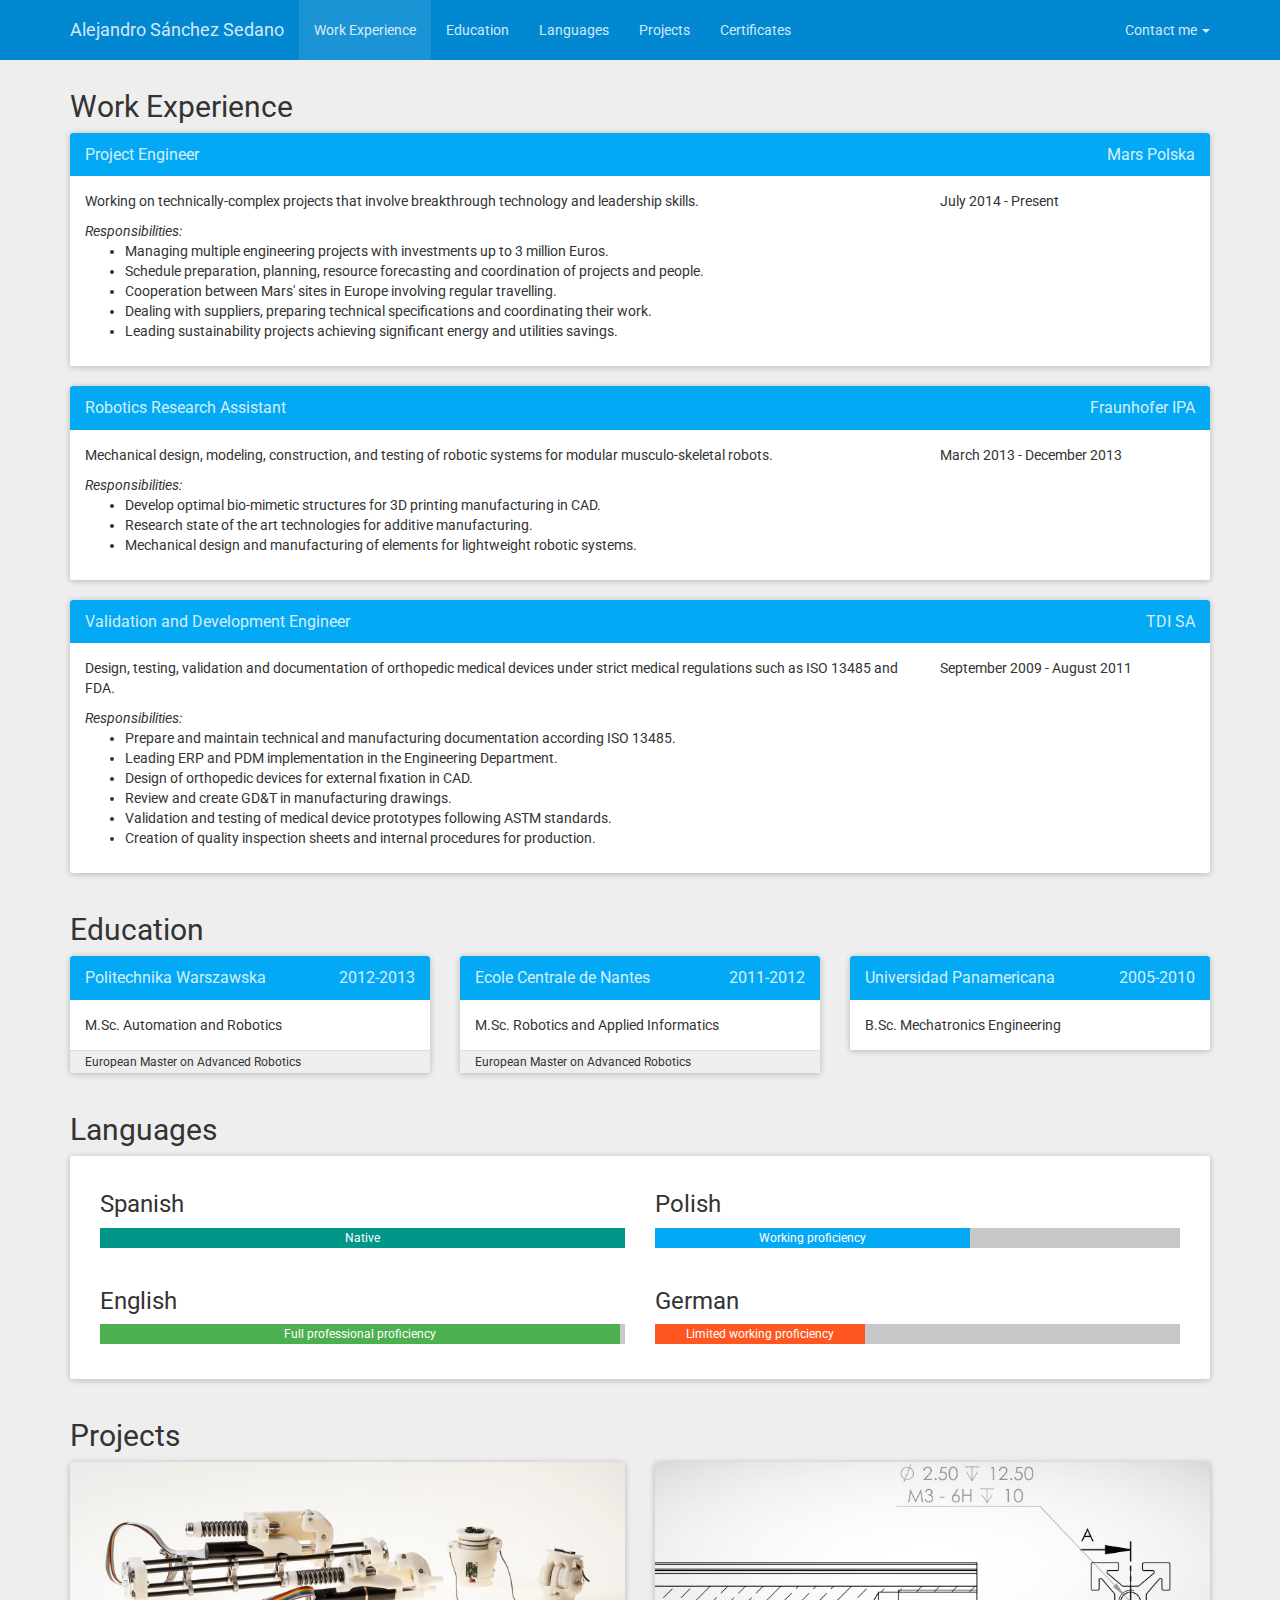
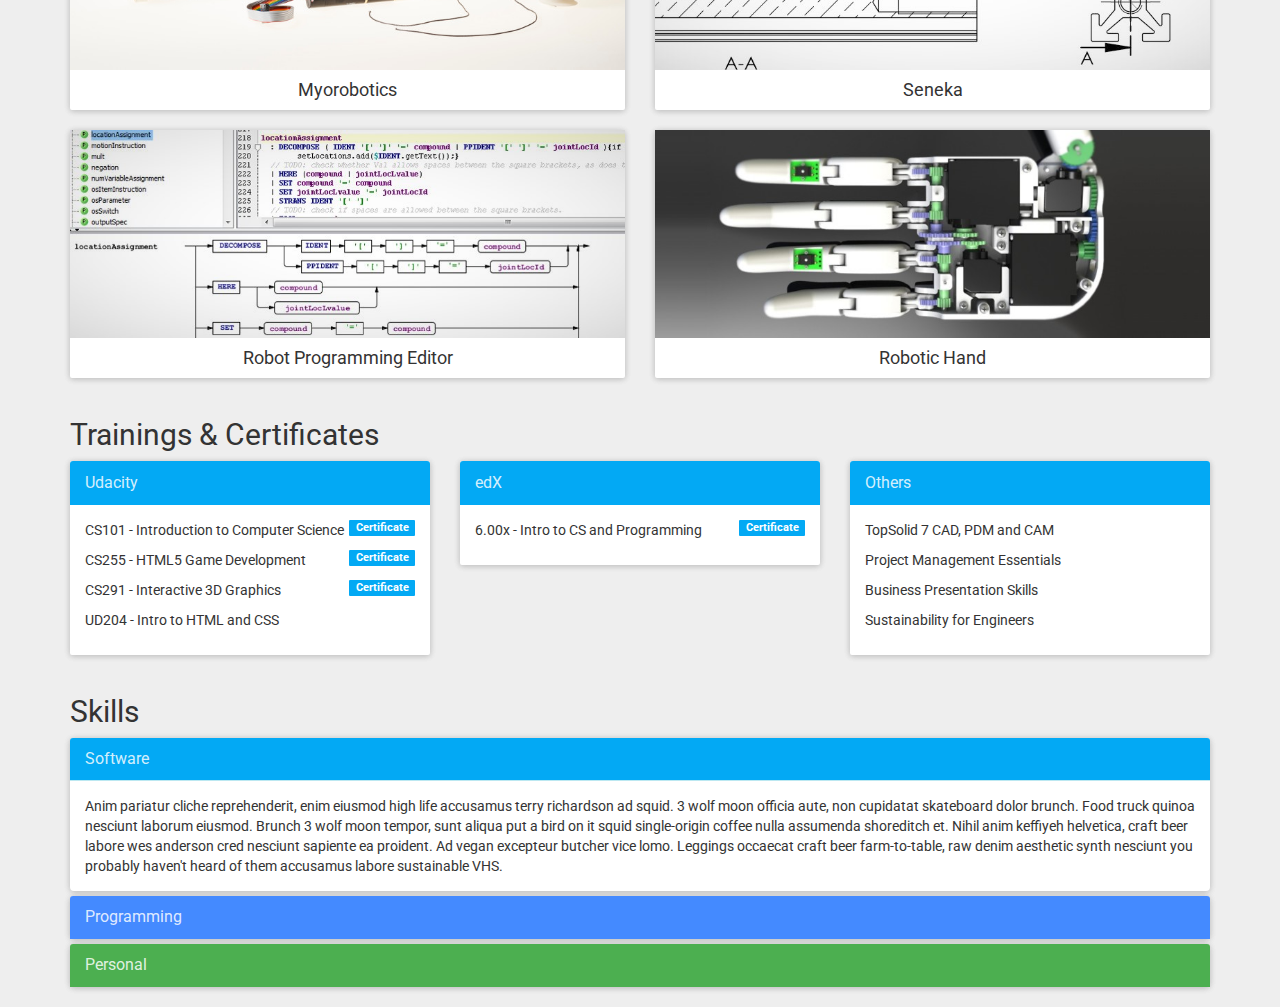
<file: main.html>
<!DOCTYPE html>
<html lang="en">

<head>
    <meta charset="utf-8">
    <meta http-equiv="X-UA-Compatible" content="IE=edge">
    <meta name="viewport" content="initial-scale=1, width=device-width" />
    <meta name="theme-color" content="#0D47A1">
    <title>Alejandro Sedano</title>
    <!--Material Design fonts-->
    <link rel="stylesheet" type="text/css" href="http://fonts.googleapis.com/css?family=Roboto:300,400,500,700">
    <link rel="stylesheet" type="text/css" href="http://fonts.googleapis.com/icon?family=Material+Icons">
    <!--Bootstrap-->
    <link href="css/bootstrap.min.css" rel="stylesheet">
    <!--Bootstrap material design-->
    <link href="css/bootstrap-material-design.min.css" rel="stylesheet">
    <link href="css/ripples.min.css" rel="stylesheet">
    <link href="css/my-material-design.css" rel=stylesheet>
    <!--Icons-->
    <link rel="icon" sizes="48x48" href="image/png/favicon-48.png">
    <link rel="icon" sizes="72x72" href="image/png/favicon-72.png">
    <link rel="icon" sizes="96x96" href="image/png/favicon-96.png">
    <link rel="icon" sizes="144x144" href="image/png/favicon-144.png">
    <link rel="icon" sizes="192x192" href="image/png/favicon-192.png">
    <link rel="icon" sizes="512x512" href="image/png/favicon-512.png">
</head>

<body data-spy="scroll" data-target=".navbar" data-offset="70">

    <nav class="navbar navbar-default navbar-fixed-top">
        <div class="container">
            <!-- Brand and toggle get grouped for better mobile display -->
            <div class="navbar-header">
                <button type="button" class="navbar-toggle collapsed" data-toggle="collapse" data-target="#navbar-collapse" aria-expanded="false">
                    <span class="sr-only">Toggle navigation</span>
                    <span class="icon-bar"></span>
                    <span class="icon-bar"></span>
                    <span class="icon-bar"></span>
                </button>
                <a class="navbar-brand" href="#">Alejandro <span class="hidden-sm">Sánchez Sedano</span></a>
            </div>

            <!-- Collect the nav links, forms, and other content for toggling -->
            <div class="collapse navbar-collapse" id="navbar-collapse">
                <ul class="nav navbar-nav">
                    <li><a href="#work-experience">Work Experience</a></li>
                    <li><a href="#education">Education</a></li>
                    <li><a href="#languages">Languages</a></li>
                    <li><a href="#projects">Projects</a></li>
                    <li><a href="#certificates">Certificates</a></li>
                </ul>

                <ul class="nav navbar-nav navbar-right">
                    <li class="dropdown">
                        <a href="#" class="dropdown-toggle" data-toggle="dropdown" role="button" aria-haspopup="true" aria-expanded="false">Contact me <span class="caret"></span></a>
                        <ul class="dropdown-menu">
                            <li>
                                <a href="mailto:sedano@outlook.com?subject=Alejandro let's have an interview&body=You may be our perfect candidate!"><i class="material-icons md-18">email</i>&nbsp;sedano@outlook.com</a>
                            </li>
                            <li><a href="tel:+48510383877"><i class="material-icons md-18">phone </i>&nbsp;+48 510 383 877</a></li>
                            <li><a href="http://sedano.me"><i class="material-icons md-18">link </i>&nbsp;http://sedano.me</a></li>
                            <li role="separator" class="divider"></li>
                            <li><a href="#"><i class="material-icons md-18">home</i> Warsaw, Poland</a></li>
                        </ul>
                    </li>
                </ul>
            </div>
        </div>
    </nav>




    <div class="container">
        <!--Title-->
        <!--<div class="row">
            <div class="col-md-9">
                <h1>Alejandro Sánchez Sedano</h1>
            </div>
            <div class="col-md-3">
                <address>
                    <i class="material-icons md-18 md-dark">home</i>Warsaw, Poland<br>
                    <i class="material-icons md-18 md-dark">phone</i><a href="mailto:sedano@outlook.com">sedano@outlook.com</a><br>
                    <i class="material-icons md-18 md-dark">email</i><a href="tel:+48510383877">+48 510 383 877</a><br>
                    <i class="material-icons md-18 md-dark">link</i><a href="http://sedano.me">http://sedano.me</a>
                </address>
            </div>
        </div>-->

        <!--Work Experience-->
        <div id="work-experience" class="row">
            <div class="col-md-12">
                <h2>Work Experience</h2>
            </div>
        </div>
        <!--Mars, Inc-->
        <div class="panel panel-primary">
            <div class="panel-heading">
                <div class="row">
                    <div class="col-sm-7">
                        Project Engineer
                    </div>
                    <div class="col-sm-5 text-sm-right">
                        Mars Polska
                    </div>
                </div>
            </div>
            <div class="panel-body">
                <div class="row">
                    <div class="col-md-9">
                        <p>Working on technically-complex projects that involve breakthrough technology and leadership skills.</p>
                        <em>Responsibilities:</em>
                        <ul>
                            <li>Managing multiple engineering projects with investments up to 3 million Euros.</li>
                            <li>Schedule preparation, planning, resource forecasting and coordination of projects and people.</li>
                            <li>Cooperation between Mars' sites in Europe involving regular travelling.</li>
                            <li>Dealing with suppliers, preparing technical specifications and coordinating their work.</li>
                            <li>Leading sustainability projects achieving significant energy and utilities savings.</li>
                        </ul>
                    </div>
                    <div class="col-md-3">
                        <p data-toggle="tooltip" title="1 year 10 months">July 2014 - Present</p>
                    </div>

                </div>
            </div>
        </div>
        <!--Fraunhofer IPA-->
        <div class="panel panel-primary">
            <div class="panel-heading">
                <div class="row">
                    <div class="col-sm-7">
                        Robotics Research Assistant
                    </div>
                    <div class="col-sm-5 text-sm-right">
                        Fraunhofer IPA
                    </div>
                </div>
            </div>
            <div class="panel-body">
                <div class="row">
                    <div class="col-md-9">
                        <p>Mechanical design, modeling, construction, and testing of robotic systems for modular musculo-skeletal
                            robots.
                        </p>
                        <em>Responsibilities:</em>
                        <ul>
                            <li>Develop optimal bio-mimetic structures for 3D printing manufacturing in CAD.</li>
                            <li>Research state of the art technologies for additive manufacturing.</li>
                            <li>Mechanical design and manufacturing of elements for lightweight robotic systems.</li>
                        </ul>
                    </div>
                    <div class="col-md-3" data-toggle="tooltip" title="10 months">
                        <p>March 2013 - December 2013</p>
                        <!--<em class="hidden-xs hidden-sm">(10 months)</em>-->
                    </div>

                </div>
            </div>
        </div>
        <!--TDI-SA-->
        <div class="panel panel-primary">
            <div class="panel-heading">
                <div class="row">
                    <div class="col-sm-7">
                        Validation and Development Engineer
                    </div>
                    <div class="col-sm-5 text-sm-right">
                        TDI SA
                    </div>
                </div>
            </div>
            <div class="panel-body">
                <div class="row">
                    <div class="col-md-9">
                        <p>Design, testing, validation and documentation of orthopedic medical devices under strict medical
                            regulations such as ISO 13485 and FDA.</p>
                        <em>Responsibilities:</em>
                        <ul>
                            <li>Prepare and maintain technical and manufacturing documentation according ISO 13485.</li>
                            <li>Leading ERP and PDM implementation in the Engineering Department.</li>
                            <li>Design of orthopedic devices for external fixation in CAD.</li>
                            <li>Review and create GD&amp;T in manufacturing drawings.</li>
                            <li>Validation and testing of medical device prototypes following ASTM standards.</li>
                            <li>Creation of quality inspection sheets and internal procedures for production.</li>
                        </ul>
                    </div>
                    <div class="col-md-3">
                        <p data-toggle="tooltip" title="2 years">September 2009 - August 2011</p>
                        <!--<em class="hidden-xs hidden-sm">(2 years)</em>-->
                    </div>

                </div>
            </div>
        </div>

        <!--Education-->
        <div id="education" class="row">
            <div class="col-md-12">
                <h2>Education</h2>
            </div>
        </div>
        <div class="row">
            <!--WUT-->
            <div class="col-md-6 col-lg-4">
                <div class="panel panel-primary">
                    <div class="panel-heading">
                        <div class="row">
                            <div class="col-sm-8">
                                Politechnika Warszawska
                            </div>
                            <div class="col-sm-4 text-sm-right">
                                2012-2013
                            </div>
                        </div>
                    </div>
                    <div class="panel-body">
                        M.Sc. Automation and Robotics
                    </div>
                    <div class="panel-footer">
                        European Master on Advanced Robotics
                    </div>
                </div>
            </div>
            <!--ECN-->
            <div class="col-md-6 col-lg-4">
                <div class="panel panel-primary">
                    <div class="panel-heading">
                        <div class="row">
                            <div class="col-sm-8">
                                <div>Ecole Centrale de Nantes</div>
                            </div>
                            <div class="col-sm-4 text-sm-right">
                                2011-2012
                            </div>
                        </div>
                    </div>
                    <div class="panel-body">
                        M.Sc. Robotics and Applied Informatics
                    </div>
                    <div class="panel-footer">
                        European Master on Advanced Robotics
                    </div>
                </div>
            </div>
            <!--UP-->
            <div class="col-md-6 col-lg-4">
                <div class="panel panel-primary">
                    <div class="panel-heading">
                        <div class="row">
                            <div class="col-sm-8">
                                Universidad Panamericana
                            </div>
                            <div class="col-sm-4 text-sm-right">
                                2005-2010
                            </div>
                        </div>
                    </div>
                    <div class="panel-body">
                        B.Sc. Mechatronics Engineering
                    </div>
                </div>
            </div>
        </div>
        <!--Languages-->
        <div id="languages" class="row">
            <div class="col-md-12">
                <h2>Languages</h2>
            </div>
        </div>
        <div class="row">
            <div class="col-md-12">
                <div class="panel panel-default">
                    <div class="panel-body">
                        <!--Spanish-->
                        <div class="col-md-6">
                            <h3>Spanish</h3>
                            <div class="progress">
                                <div class="progress-bar progress-bar" role="progressbar" aria-valuenow="100" aria-valuemin="0" aria-valuemax="100" style="width: 100%;">
                                    Native
                                </div>
                            </div>
                        </div>
                        <!--Polish-->
                        <div class="col-md-6">
                            <h3>Polish</h3>
                            <div class="progress">
                                <div class="progress-bar progress-bar-info" role="progressbar" aria-valuenow="60" aria-valuemin="0" aria-valuemax="100" style="width: 60%;">
                                    Working proficiency
                                </div>
                            </div>
                        </div>
                        <!--English-->
                        <div class="col-md-6">
                            <h3>English</h3>
                            <div class="progress">
                                <div class="progress-bar progress-bar-success" role="progressbar" aria-valuenow="99" aria-valuemin="0" aria-valuemax="100"
                                    style="width: 99%;">
                                    Full professional proficiency
                                </div>
                            </div>
                        </div>
                        <!--German-->
                        <div class="col-md-6">
                            <h3>German</h3>
                            <div class="progress">
                                <div class="progress-bar progress-bar-warning" role="progressbar" aria-valuenow="40" aria-valuemin="0" aria-valuemax="100"
                                    style="width: 40%;">
                                    <div class="text-nowrap">Limited working proficiency</div>
                                </div>
                            </div>
                        </div>
                    </div>
                </div>
            </div>
        </div>

        <!--Projects-->
        <div id="projects" class="row">
            <div class="col-md-12">
                <h2>Projects</h2>
            </div>
        </div>

        <div id="projects" class="row">
            <!--Myorobotics-->
            <div class="col-md-6">
                <div class="panel panel-primary cursor-pointer" data-toggle="modal" data-target="#modal-project-1">
                    <div class="panel-body no-padding">
                        <img class="img-responsive" src="image/jpg/myorobotics-arm-800x300.jpg" alt="Project Image">
                        <h4 class="text-center">Myorobotics</h4>
                    </div>
                </div>
            </div>
            <!--Seneka-->
            <div class="col-md-6">
                <div class="panel panel-primary cursor-pointer" data-toggle="modal" data-target="#modal-project-2">
                    <div class="panel-body no-padding">
                        <img class="img-responsive" src="image/jpg/seneka-beam-800x300.jpg" alt="Project Image">
                        <h4 class="text-center">Seneka</h4>
                    </div>
                </div>
            </div>
            <!--VAL Parser-->
            <div class="col-md-6">
                <div class="panel panel-primary cursor-pointer" data-toggle="modal" data-target="#modal-project-3">
                    <div class="panel-body no-padding">
                        <img class="img-responsive" src="image/jpg/val-parser-IDE-800x300e.jpg" alt="Project Image">
                        <h4 class="text-center">Robot Programming Editor</h4>
                    </div>
                </div>
            </div>
            <!--Robotic Hand-->
            <div class="col-md-6">
                <div class="panel panel-primary cursor-pointer" data-toggle="modal" data-target="#modal-project-4">
                    <div class="panel-body no-padding">
                        <img class="img-responsive" src="image/jpg/robo-hand-800x300.jpg" alt="Project Image">
                        <h4 class="text-center">Robotic Hand</h4>
                    </div>
                </div>
            </div>
        </div>

        <!-- Modal Project Myorobotics-->
        <div class="modal fade" id="modal-project-1" tabindex="-1" role="dialog" aria-labelledby="modal-project-1">
            <div class="modal-dialog" role="document">
                <div class="modal-content">
                    <div class="modal-header">
                        <button type="button" class="close" data-dismiss="modal" aria-label="Close"><span aria-hidden="true">&times;</span></button>
                        <h4 class="modal-title" id="modal-project-1">Myorobotics</h4>
                    </div>
                    <div class="modal-body">
                        <img class="img-responsive" src="image/jpg/myorobotics-team-800x600.jpg" alt="Project Image">
                        <hr>
                        <p>The EU project <a href="http://myorobotics.eu">Myorobotics</a> has the objective of creating a toolkit
                            of 3D printed parts for the creation of modular, affordable, robotic systems.</p>
                        <p>Responsible for the development and design of support structures based on optimal biological principles.</p>
                    </div>
                </div>
            </div>
        </div>
        <!-- Modal Project Seneka-->
        <div class="modal fade" id="modal-project-2" tabindex="-1" role="dialog" aria-labelledby="modal-project-2">
            <div class="modal-dialog" role="document">
                <div class="modal-content">
                    <div class="modal-header">
                        <button type="button" class="close" data-dismiss="modal" aria-label="Close"><span aria-hidden="true">&times;</span></button>
                        <h4 class="modal-title" id="modal-project-2">Seneka</h4>
                    </div>
                    <div class="modal-body">
                        <img class="img-responsive" src="image/jpg/seneka-sensor-800x600.jpg" alt="Project Image">
                        <hr>
                        <p>The <a href="http://www.iis.fraunhofer.de/en/ff/sens/anw/sic/seneka.html">SENEKA</a> project idea
                            aims to provide task forces and rescue teams with sensors and robots capable of forming dynamic
                            networks for reconnaissance of the disaster area and the search for victims and sources of danger.</p>
                        <p>Responsible of developing and manufacturing an actuated base for a LiDAR system.</p>
                    </div>
                </div>
            </div>
        </div>
        <!-- Modal Project VAL Parser-->
        <div class="modal fade" id="modal-project-3" tabindex="-1" role="dialog" aria-labelledby="modal-project-3">
            <div class="modal-dialog" role="document">
                <div class="modal-content">
                    <div class="modal-header">
                        <button type="button" class="close" data-dismiss="modal" aria-label="Close"><span aria-hidden="true">&times;</span></button>
                        <h4 class="modal-title" id="modal-project-3">Robot Programming Editor</h4>
                    </div>
                    <div class="modal-body">
                        <img class="img-responsive" src="image/jpg/val-parser-GUI-800x600.jpg" alt="Project Image">
                        <hr>
                        <p>Design and implementation of user interface (UX) for a VAL robot programming parser.</p>
                        <p>My main task was to develop a GUI focused on usability and user experience. The <a href="https://github.com/sedano/val-parser">software</a>                            is open source and currently used in robotic labs.</p>
                    </div>
                </div>
            </div>
        </div>
        <!-- Modal Project Robotic Hand-->
        <div class="modal fade" id="modal-project-4" tabindex="-1" role="dialog" aria-labelledby="modal-project-4">
            <div class="modal-dialog" role="document">
                <div class="modal-content">
                    <div class="modal-header">
                        <button type="button" class="close" data-dismiss="modal" aria-label="Close"><span aria-hidden="true">&times;</span></button>
                        <h4 class="modal-title" id="modal-project-4">Robotic Hand Prostesis</h4>
                    </div>
                    <div class="modal-body">
                        <div class="embed-responsive embed-responsive-4by3">
                            <iframe class="embed-responsive-item" src="https://www.youtube.com/embed/Nj3_dNwQnDs?rel=0&amp;showinfo=0" volume="0"></iframe>
                        </div>
                        <!--<img class="img-responsive padding-bottom" src="http://placehold.it/800x600" alt="Project Image">-->
                        <hr>
                        <p>Development of a low cost robotic hand controlled with myo-electric signals taken from the arm.</p>
                        <p>Responsible for controls and programming.</p>
                    </div>
                </div>
            </div>
        </div>

        <!--Trainings and Certificates-->
        <div id="certificates" class="row">
            <div class="col-md-12">
                <h2>Trainings & Certificates</h2>
            </div>
        </div>

        <!--div.row>(div.col-md-6.col-lg-4>div.panel.panel-primary>div.panel-heading+div.panel-body)*3-->
        <div class="row">
            <div class="col-md-6 col-lg-4">
                <div class="panel panel-primary">
                    <div class="panel-heading">Udacity</div>
                    <div class="panel-body">
                        <p>CS101 - Introduction to Computer Science
                            <a href="files/CS101 Intro to CS.pdf" target="_blank"><span class="label label-info pull-right">Certificate</span></a>
                        </p>
                        <p>CS255 - HTML5 Game Development
                            <a href="files/CS255 HTML5 Game Development.pdf" target="_blank"><span class="label label-info pull-right">Certificate</span></a>
                        </p>
                        <p>CS291 - Interactive 3D Graphics
                            <a href="files/CS291 Interactive 3D Graphics.pdf" target="_blank"><span class="label label-info pull-right">Certificate</span></a>
                        </p>
                        <p>UD204 - Intro to HTML and CSS</p>
                    </div>
                </div>
            </div>
            <div class="col-md-6 col-lg-4">
                <div class="panel panel-primary">
                    <div class="panel-heading">
                        edX
                    </div>
                    <div class="panel-body">
                        <p>6.00x - Intro to CS and Programming <a href="https://verify.edx.org/cert/8191429a2448483d8a829a79a806cd49"
                                target="_blank"><span class="label label-info pull-right">Certificate</span></a></p>

                    </div>
                </div>
            </div>
            <div class="col-md-6 col-lg-4">
                <div class="panel panel-primary">
                    <div class="panel-heading">Others</div>
                    <div class="panel-body">
                        <p>TopSolid 7 CAD, PDM and CAM</p>
                        <p>Project Management Essentials</p>
                        <p>Business Presentation Skills</p>
                        <p>Sustainability for Engineers</p>
                    </div>
                </div>
            </div>
        </div>

        <!--Skills-->
        <div id="Skills" class="row">
            <div class="col-md-12">
                <h2>Skills</h2>
            </div>
        </div>


        <div class="row">
            <div class="col-md-12">
                <div class="panel-group" id="accordion" role="tablist" aria-multiselectable="true">
                    <div class="panel panel-primary">
                        <div class="panel-heading cursor-pointer" role="tab" id="headingOne" data-toggle="collapse" data-parent="#accordion" href="#collapseOne"
                            aria-expanded="true" aria-controls="collapseOne">
                            <div class="panel-title">
                                Software
                            </div>
                        </div>
                        <div id="collapseOne" class="panel-collapse collapse in" role="tabpanel" aria-labelledby="headingOne">
                            <div class="panel-body">
                                Anim pariatur cliche reprehenderit, enim eiusmod high life accusamus terry richardson ad squid. 3 wolf moon officia aute,
                                non cupidatat skateboard dolor brunch. Food truck quinoa nesciunt laborum eiusmod. Brunch
                                3 wolf moon tempor, sunt aliqua put a bird on it squid single-origin coffee nulla assumenda
                                shoreditch et. Nihil anim keffiyeh helvetica, craft beer labore wes anderson cred nesciunt
                                sapiente ea proident. Ad vegan excepteur butcher vice lomo. Leggings occaecat craft beer
                                farm-to-table, raw denim aesthetic synth nesciunt you probably haven't heard of them accusamus
                                labore sustainable VHS.
                            </div>
                        </div>
                    </div>
                    <div class="panel panel-info">
                        <div class="panel-heading cursor-pointer" role="tab" id="headingTwo" data-toggle="collapse" data-parent="#accordion" href="#collapseTwo"
                            aria-expanded="true" aria-controls="collapseTwo">
                            <div class="panel-title">
                                Programming
                            </div>
                        </div>
                        <div id="collapseTwo" class="panel-collapse collapse" role="tabpanel" aria-labelledby="headingTwo">
                            <div class="panel-body">
                                Anim pariatur cliche reprehenderit, enim eiusmod high life accusamus terry richardson ad squid. 3 wolf moon officia aute,
                                non cupidatat skateboard dolor brunch. Food truck quinoa nesciunt laborum eiusmod. Brunch
                                3 wolf moon tempor, sunt aliqua put a bird on it squid single-origin coffee nulla assumenda
                                shoreditch et. Nihil anim keffiyeh helvetica, craft beer labore wes anderson cred nesciunt
                                sapiente ea proident. Ad vegan excepteur butcher vice lomo. Leggings occaecat craft beer
                                farm-to-table, raw denim aesthetic synth nesciunt you probably haven't heard of them accusamus
                                labore sustainable VHS.
                            </div>
                        </div>
                    </div>
                    <div class="panel panel-success">
                        <div class="panel-heading cursor-pointer" role="tab" id="headingThree" data-toggle="collapse" data-parent="#accordion" href="#collapseThree"
                            aria-expanded="true" aria-controls="collapseThree">
                            <div class="panel-title">
                                Personal
                            </div>
                        </div>
                        <div id="collapseThree" class="panel-collapse collapse" role="tabpanel" aria-labelledby="headingThree">
                            <div class="panel-body">
                                Anim pariatur cliche reprehenderit, enim eiusmod high life accusamus terry richardson ad squid. 3 wolf moon officia aute,
                                non cupidatat skateboard dolor brunch. Food truck quinoa nesciunt laborum eiusmod. Brunch
                                3 wolf moon tempor, sunt aliqua put a bird on it squid single-origin coffee nulla assumenda
                                shoreditch et. Nihil anim keffiyeh helvetica, craft beer labore wes anderson cred nesciunt
                                sapiente ea proident. Ad vegan excepteur butcher vice lomo. Leggings occaecat craft beer
                                farm-to-table, raw denim aesthetic synth nesciunt you probably haven't heard of them accusamus
                                labore sustainable VHS.
                            </div>
                        </div>
                    </div>
                </div>
            </div>
        </div>




        <!--The End-->
    </div>

    <!--Le scripts-->
    <script src="https://ajax.googleapis.com/ajax/libs/jquery/2.2.2/jquery.min.js"></script>
    <script src="js/bootstrap.min.js"></script>
    <script src="js/ripples.min.js"></script>
    <script src="js/material.min.js"></script>
    <script>
        $(document).ready(function () {
        $.material.init();
        
        $(".navbar ul li a[href^='#' ]").on('click', function(e) {
            e.preventDefault();
        $("body").scrollTop($(this.hash).offset().top - 70);
        // - $('.navbar').height()
        });
        });
    </script>
</body>

</html>
</file>
<file: css/my-material-design.css>
@media (min-width: 768px) {
    .text-sm-left {
        text-align: left;
    }

    .text-sm-right {
        text-align: right;
    }

    .text-sm-center {
        text-align: center;
    }

    .text-sm-justify {
        text-align: justify;
    }
}

@media(max-width: 768px) {
    * {
        visibility: visible !important;
        -webkit-animation: none !important;
        -moz-animation: none !important;
        -o-animation: none !important;
        -ms-animation: none !important;
        animation: none !important;
        -webkit-transition: none !important;
        -moz-transition: none !important;
        -o-transition: none !important;
        -ms-transition: none !important;
        transition: none !important;
    }

    .btn.btn-info.btn-fab,.btn-fab {
        opacity: .4;
        bottom: 8px !important;
        right: 8px !important;
        height: 40px !important;
        min-width: 40px !important;
        width: 40px !important;
    }
        
}

@media print {
    div,.row,.container {
        display: none !important;
    }

    body::after {
        content: "Welcome to the printing dialog for Alejandro's website \A\A I know everybody would like to put in a wall this marvelous site but please, think about the planet! \A If you need to print my information please download my CV in PDF here-> cv.sedano.me \A\A Thank you :)";
        white-space: pre;
    }
}

body {
    position: relative;
    -webkit-font-smoothing: antialiased;
    padding-top: 70px;
/*Black and white filter
    /* IE */
/*filter: progid:DXImageTransform.Microsoft.BasicImage(grayscale=1);*/
/* Chrome, Safari */
/*-webkit-filter: grayscale(1);*/
/* Firefox */
/*filter: grayscale(1);*/
}

body,h1,h2,h3,h4 {
    font-weight: 400;
}

h5,h6 {
    font-weight: 500;
}

.navbar,.navbar.navbar-default {
    background-color: #0288d1;
}

.navbar-fixed-bottom .navbar-collapse,.navbar-fixed-top .navbar-collapse {
    max-height: 500px;
}

.affix {
    top: 0;
    width: 100%;
}

.affix + .container-fluid {
    padding-top: 70px;
}

.panel-heading {
    font-size: 1.17em;
}

.panel-footer {
    font-size: smaller;
    line-height: 25%;
}

.progress {
    height: auto;
}

.material-icons.md-18 {
    font-size: 18px;
}

.material-icons.md-24 {
    font-size: 24px;
}

.material-icons.md-36 {
    font-size: 36px;
}

.material-icons.md-48 {
    font-size: 48px;
}

.material-icons.md-dark,.md-dark {
    color: rgba(0,0,0,0.54);
}

.material-icons.md-dark.md-inactive {
    color: rgba(0,0,0,0.26);
}

.material-icons.md-light {
    color: rgba(255,255,255,1);
}

.material-icons.md-light.md-inactive {
    color: rgba(255,255,255,0.3);
}

.cursor-pointer {
    cursor: pointer;
}

.no-padding {
    padding: 0;
}

.navbar .dropdown-menu li>a,.navbar.navbar-default .dropdown-menu li>a {
    font-size: inherit;
}

.label.label-info.label-xxsmall {
    text-decoration: none;
    font-size: xx-small;
}

.panel:hover {
    -webkit-box-shadow: 0 8px 17px 0 rgba(0,0,0,0.2),0 6px 20px 0 rgba(0,0,0,0.19);
    box-shadow: 0 8px 17px 0 rgba(0,0,0,0.2),0 6px 20px 0 rgba(0,0,0,0.19);
}

.nav.navbar-nav li:hover {
    color: inherit;
    background-color: rgba(255,255,255,.05);
}

.panel.panel-primary > .panel-heading {
    background-color: #03A9F4;
}

.panel.panel-info > .panel-heading {
    background-color: #448AFF;
}

/*.panel.panel-info > .panel-body {
  display: inline-block;
}*/
.btn {
    border-radius: 2px;
    position: relative;
    padding: 2px 10px;
    margin: 3px 1px;
    text-transform: none;
    cursor: default;
    font-size: .75em;
}

.btn.btn-raised.btn-primary:hover,.btn.btn-raised.btn-info:hover,.btn.btn-raised.btn-danger:hover,.btn.btn-raised.btn-warning:hover,.btn.btn-raised.btn-success:hover {
    -webkit-box-shadow: 0 4px 5px 0 rgba(0,0,0,0.14),0 1px 10px 0 rgba(0,0,0,0.12),0 2px 4px -1px rgba(0,0,0,0.2);
    box-shadow: 0 4px 5px 0 rgba(0,0,0,0.14),0 1px 10px 0 rgba(0,0,0,0.12),0 2px 4px -1px rgba(0,0,0,0.2);
    outline: 0;
}

.btn-group-raised .btn:not(.btn-link),.btn-group-raised .input-group-btn .btn:not(.btn-link),.btn.btn-raised:not(.btn-link),.input-group-btn .btn.btn-raised:not(.btn-link) {
    -webkit-box-shadow: none;
    box-shadow: none;
}

.img-logo {
    max-height: 2em;
    width: auto;
    display: block;
}

.nav-anchor {
    display: block;
    height: 70px;
/*same height as header*/
    margin-top: -70px;
/*same height as header*/
    visibility: hidden;
}

.panel.panel-about>.panel-heading {
    background-color: slategrey;
}

a,a:focus,a:hover {
    color: #448AFF;
}

.navbar .dropdown-menu li>a:focus,.navbar .dropdown-menu li>a:hover,.navbar.navbar-default .dropdown-menu li>a:focus,.navbar.navbar-default .dropdown-menu li>a:hover {
    color: #448AFF;
    background-color: #eee;
}

.navbar .dropdown-menu .active>a,.navbar.navbar-default .dropdown-menu .active>a {
    background-color: inherit;
    color: #333;
}

.dropdown-menu>.active>a,.dropdown-menu>.active>a:focus,.dropdown-menu>.active>a:hover {
    color: #333;
}

.navbar .dropdown-menu .active > a:focus,.navbar .dropdown-menu .active > a:hover,.navbar.navbar-default .dropdown-menu .active > a:focus,.navbar.navbar-default .dropdown-menu .active > a:hover {
    color: #448AFF;
}

.panel-primary > .panel-heading + .panel-collapse > .panel-body {
    border-top-color: #bce8f1;
}

.thumbnail img {
    max-height: 100px;
}

.thumbnail:hover {
    -webkit-box-shadow: inset 0 -1px 9px 0 rgba(0,0,0,0.14),inset 0 0 10px 0 rgba(0,0,0,0.12),inset 0 -1px 6px -1px rgba(0,0,0,0.2);
    box-shadow: inset 0 -1px 9px 0 rgba(0,0,0,0.14),inset 0 0 10px 0 rgba(0,0,0,0.12),inset 0 -1px 6px -1px rgba(0,0,0,0.2);
}

.thumbnail>.caption {
    /*word-wrap: break-word*/
    overflow: hidden;
}

/*.navbar .dropdown-menu .active > a:focus, .navbar .dropdown-menu .active > a:hover, .navbar.navbar-default .dropdown-menu .active > a:focus, .navbar.navbar-default .dropdown-menu .active > a:hover {
    background-color: inherit;
    color: #333;
}*/

/*
.material-icons {
    margin-right: 0.2em;
    position: relative;
    top: 4px;
}*/

.btn.btn-info.btn-fab,.btn.btn-info.btn-fab:focus:not(:hover) {
    background-color: #0288d1;
    position: fixed;
    bottom: 10px;
    right: 20px;
    z-index: 1030;
    height: 50px;
    min-width: 50px;
    width: 50px;
    cursor: pointer;
}
</file>
<file: css/ripples.min.css>
.withripple{position:relative}.ripple-container{position:absolute;top:0;left:0;z-index:1;width:100%;height:100%;overflow:hidden;border-radius:inherit;pointer-events:none}.ripple{position:absolute;width:20px;height:20px;margin-left:-10px;margin-top:-10px;border-radius:100%;background-color:#000;background-color:rgba(0,0,0,.05);-webkit-transform:scale(1);-ms-transform:scale(1);-o-transform:scale(1);transform:scale(1);-webkit-transform-origin:50%;-ms-transform-origin:50%;-o-transform-origin:50%;transform-origin:50%;opacity:0;pointer-events:none}.ripple.ripple-on{-webkit-transition:opacity .15s ease-in 0s,-webkit-transform .5s cubic-bezier(.4,0,.2,1) .1s;-o-transition:opacity .15s ease-in 0s,-o-transform .5s cubic-bezier(.4,0,.2,1) .1s;transition:opacity .15s ease-in 0s,transform .5s cubic-bezier(.4,0,.2,1) .1s;opacity:.1}.ripple.ripple-out{-webkit-transition:opacity .1s linear 0s!important;-o-transition:opacity .1s linear 0s!important;transition:opacity .1s linear 0s!important;opacity:0}
/*# sourceMappingURL=ripples.min.css.map */
</file>
